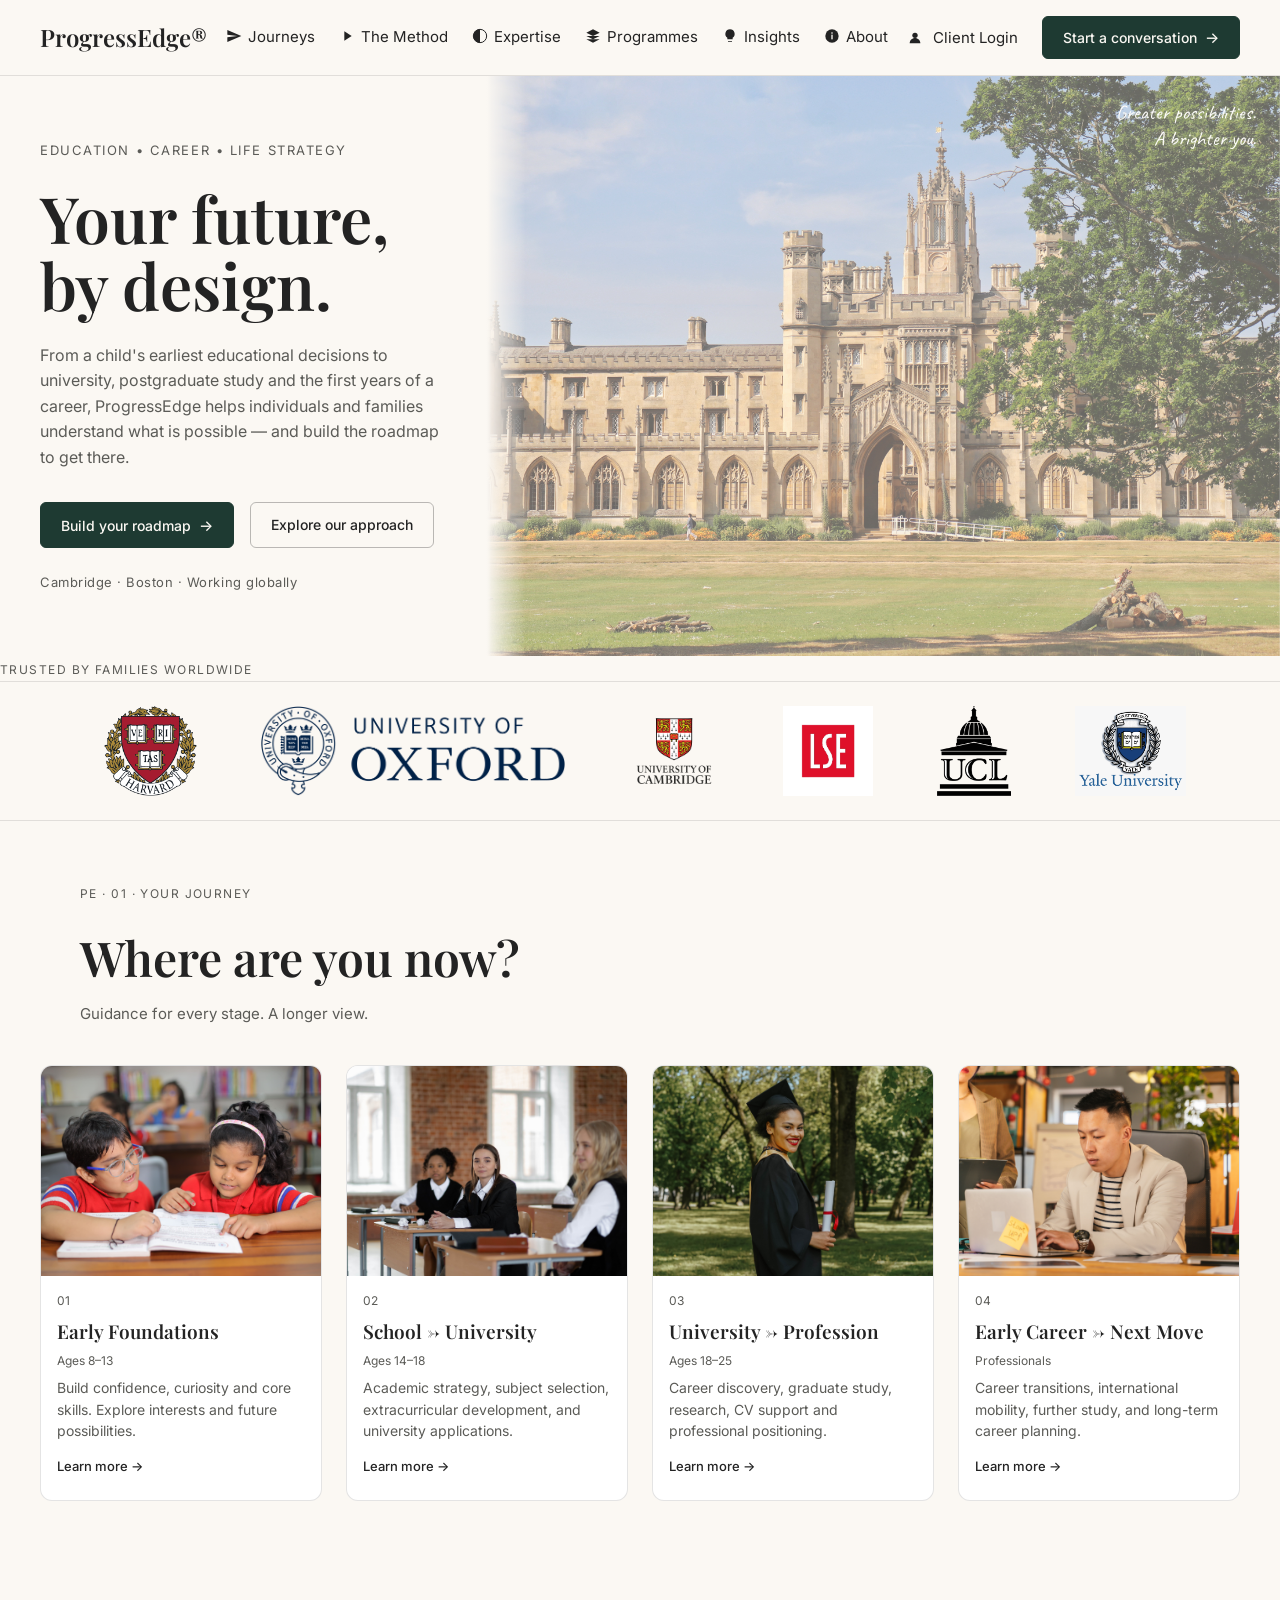
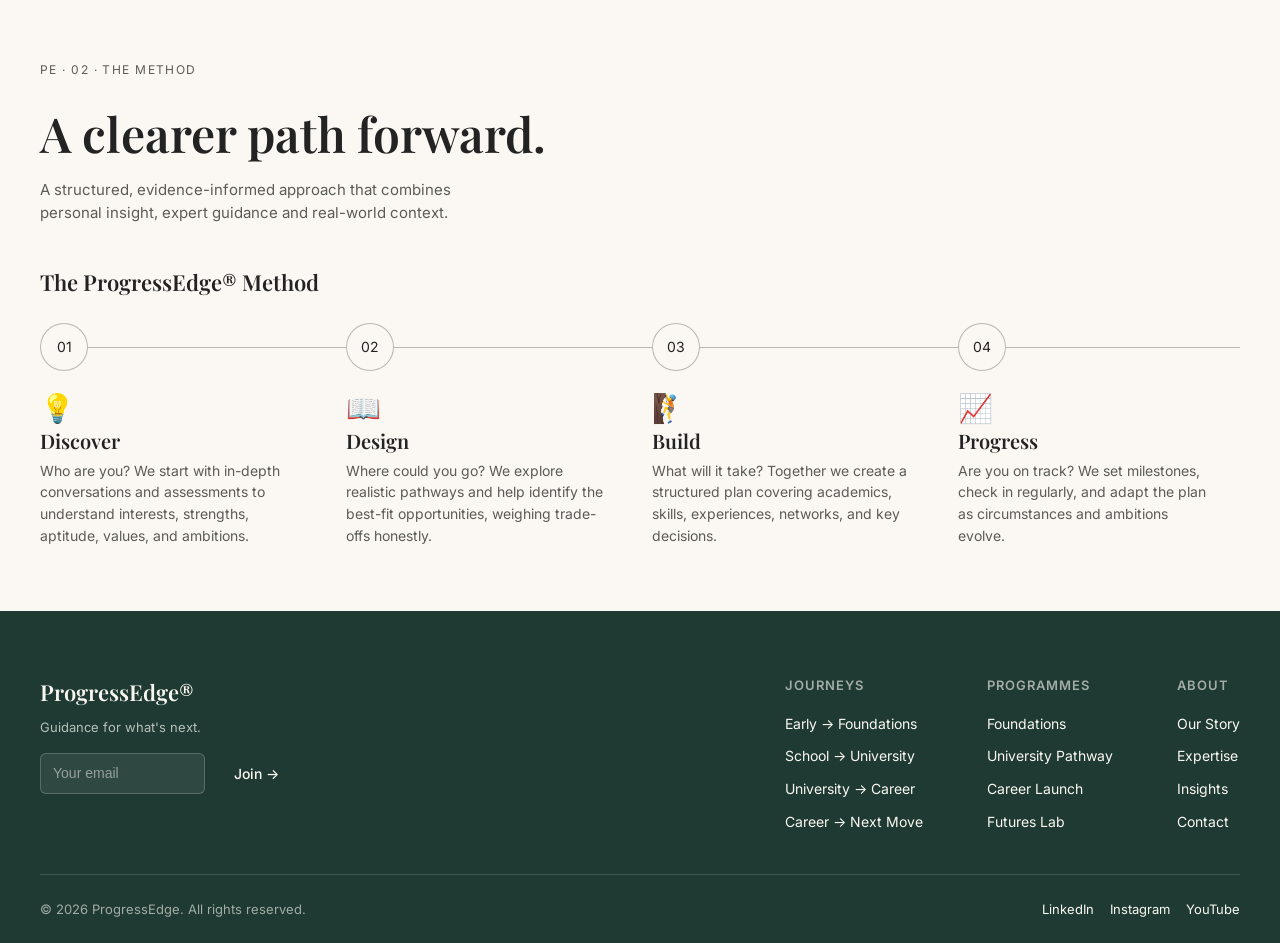
<file: progressedge-site/index.html>
<!DOCTYPE html>
<html lang="en">
<head>
<meta charset="UTF-8">
<meta name="viewport" content="width=device-width, initial-scale=1.0">
<title>ProgressEdge — Your Future, By Design</title>
<link rel="preconnect" href="https://fonts.googleapis.com">
<link rel="preconnect" href="https://fonts.gstatic.com" crossorigin>
<link href="https://fonts.googleapis.com/css2?family=Playfair+Display:wght@500;600;700&family=Inter:wght@400;500;600&family=Caveat:wght@500&display=swap" rel="stylesheet">
<link rel="stylesheet" href="css/style.css">
</head>
<body>

  <header class="nav">
    <a href="index.html" class="nav__logo">ProgressEdge®</a>
     <ul class="nav__links" id="navLinks">
      <li><a href="pages/journeys.html"><svg class="nav__icon" viewBox="0 0 24 24" fill="currentColor"><path d="M2 21l21-9L2 3v7l15 2-15 2z"/></svg>Journeys</a></li>
      <li><a href="pages/the-method.html"><svg class="nav__icon" viewBox="0 0 24 24" fill="currentColor"><path d="M8 5v14l11-7z"/></svg>The Method</a></li>
      <li><a href="pages/expertise.html"><svg class="nav__icon" viewBox="0 0 24 24" fill="currentColor"><path d="M12 2a10 10 0 000 20V2z"/><circle cx="12" cy="12" r="10" fill="none" stroke="currentColor" stroke-width="1.5"/></svg>Expertise</a></li>
      <li><a href="pages/programmes.html"><svg class="nav__icon" viewBox="0 0 24 24" fill="currentColor"><path d="M12 2L2 7l10 5 10-5-10-5zM2 12l10 5 10-5M2 17l10 5 10-5"/></svg>Programmes</a></li>
      <li><a href="pages/insights.html"><svg class="nav__icon" viewBox="0 0 24 24" fill="currentColor"><path d="M9 21h6v-1H9v1zm3-19a7 7 0 00-4 12.7V17h8v-2.3A7 7 0 0012 2z"/></svg>Insights</a></li>
      <li><a href="pages/about.html"><svg class="nav__icon" viewBox="0 0 24 24" fill="currentColor"><circle cx="12" cy="12" r="10"/><rect x="11" y="10" width="2" height="7" fill="var(--color-bg)"/><rect x="11" y="6.5" width="2" height="2" fill="var(--color-bg)"/></svg>About</a></li>
    </ul>
    <div class="nav__right">
  <a href="#" class="nav__login" id="clientLoginLink">
    <svg class="nav__icon" viewBox="0 0 24 24" fill="currentColor"><circle cx="12" cy="8" r="4"/><path d="M4 20c0-4.4 3.6-8 8-8s8 3.6 8 8"/></svg>
    <span class="nav__login-text">Client Login</span>
  </a>

  <button class="btn btn--primary" data-open-modal>Start a conversation <span class="btn__arrow">→</span></button>
  <button class="nav__hamburger" id="navHamburger" aria-label="Toggle menu"><span></span><span></span><span></span></button>
</div>
  </header>

  <section class="hero">
    <div class="hero__content">
      <div class="hero__eyebrow">Education • Career • Life Strategy</div>
      <h1 class="hero__title">Your future,<br>by design.</h1>
      <p class="hero__desc">
        From a child's earliest educational decisions to university, postgraduate
        study and the first years of a career, ProgressEdge helps individuals and
        families understand what is possible — and build the roadmap to get there.
      </p>
      <div class="hero__actions">
        <button class="btn btn--primary" data-open-modal>Build your roadmap <span class="btn__arrow">→</span></button>
        <a href="pages/the-method.html" class="btn">Explore our approach</a>
      </div>
      <div class="hero__locations">Cambridge · Boston · Working globally</div>
    </div>
    <div class="hero__image-wrap">
      <div class="hero__image" style="background-image: linear-gradient(to right, var(--color-bg), transparent 5%), url('images/homepage_img.jpg');"></div>
      <div class="hero__caption handwritten" style="color:#fff;">Greater possibilities.<br>A brighter you.</div>
    </div>
  </section>

   <div class="hero__footer">
    <span class="label">TRUSTED BY FAMILIES WORLDWIDE</span>
  </div>

   <section class="logos">
    <span class="label" style="white-space:nowrap;"></span>
    <img src="images/logos/harvard_logo.svg.webp" alt="Harvard">
    <img src="images/logos/oxford_logo.webp" alt="Oxford">
    <img src="images/logos/cambridge_logo.webp" alt="Cambridge">
    <img src="images/logos/lse_logo.jpeg" alt="LSE">
    <img src="images/logos/ucl_logo.png" alt="UCL">
    <img src="images/logos/yale_logo_transparent.png" alt="Yale">
  </section>


  <section class="section">
    <div class="page-header" style="padding-top:0;">
      <div>
        <div class="page-header__eyebrow">PE · 01 · YOUR JOURNEY</div>
        <h2 class="page-header__title">Where are you now?</h2>
        <p class="page-header__sub">Guidance for every stage. A longer view.</p>
      </div>
    </div>

    <div class="grid-4">
      <div class="card">
        <div class="card__image" style="background-image:url('images/early_stage.jpg');"></div>
        <div class="card__body">
          <span class="card__num">01</span>
          <div class="card__title">Early Foundations</div>
          <span class="card__stage">Ages 8–13</span>
          <p class="card__desc">Build confidence, curiosity and core skills. Explore interests and future possibilities.</p>
          <a href="pages/journeys.html" class="card__link">Learn more →</a>
        </div>
      </div>
      <div class="card">
        <div class="card__image" style="background-image:url('images/high_school_university.jpg');"></div>
        <div class="card__body">
          <span class="card__num">02</span>
          <div class="card__title">School → University</div>
          <span class="card__stage">Ages 14–18</span>
          <p class="card__desc">Academic strategy, subject selection, extracurricular development, and university applications.</p>
          <a href="pages/journeys.html" class="card__link">Learn more →</a>
        </div>
      </div>
      <div class="card">
        <div class="card__image" style="background-image:url('images/graduate.jpg');"></div>
        <div class="card__body">
          <span class="card__num">03</span>
          <div class="card__title">University → Profession</div>
          <span class="card__stage">Ages 18–25</span>
          <p class="card__desc">Career discovery, graduate study, research, CV support and professional positioning.</p>
          <a href="pages/journeys.html" class="card__link">Learn more →</a>
        </div>
      </div>
      <div class="card">
        <div class="card__image" style="background-image:url('images/early_professional.jpg');"></div>
        <div class="card__body">
          <span class="card__num">04</span>
          <div class="card__title">Early Career → Next Move</div>
          <span class="card__stage">Professionals</span>
          <p class="card__desc">Career transitions, international mobility, further study, and long-term career planning.</p>
          <a href="pages/journeys.html" class="card__link">Learn more →</a>
        </div>
      </div>
    </div>
  </section>
  
  <section class="page-header">
    <div>
      <div class="page-header__eyebrow">PE · 02 · THE METHOD</div>
      <h1 class="page-header__title">A clearer path forward.</h1>
      <p class="page-header__sub">A structured, evidence-informed approach that combines personal insight, expert guidance and real-world context.</p>
    </div>
  </section>

  <section class="section" style="padding-top:0;">
    <h2 style="font-size:22px; margin-bottom: var(--space-3);">The ProgressEdge® Method</h2>
    <div class="method-steps">
      <div class="step-connector"></div>
      <div class="method-step">
        <div class="method-step__num">01</div>
        <span class="method-step__icon" style="font-size:28px; display:block; margin: var(--space-2) 0 var(--space-1);">💡</span>
        <div class="method-step__title">Discover</div>
        <p class="method-step__desc">Who are you? We start with in-depth conversations and assessments to understand interests, strengths, aptitude, values, and ambitions.</p>
      </div>
      <div class="method-step">
        <div class="method-step__num">02</div>
        <span class="method-step__icon" style="font-size:28px; display:block; margin: var(--space-2) 0 var(--space-1);">📖</span>
        <div class="method-step__title">Design</div>
        <p class="method-step__desc">Where could you go? We explore realistic pathways and help identify the best-fit opportunities, weighing trade-offs honestly.</p>
      </div>
      <div class="method-step">
        <div class="method-step__num">03</div>
        <span class="method-step__icon" style="font-size:28px; display:block; margin: var(--space-2) 0 var(--space-1);">🧗</span>
        <div class="method-step__title">Build</div>
        <p class="method-step__desc">What will it take? Together we create a structured plan covering academics, skills, experiences, networks, and key decisions.</p>
      </div>
      <div class="method-step">
        <div class="method-step__num">04</div>
        <span class="method-step__icon" style="font-size:28px; display:block; margin: var(--space-2) 0 var(--space-1);">📈</span>
        <div class="method-step__title">Progress</div>
        <p class="method-step__desc">Are you on track? We set milestones, check in regularly, and adapt the plan as circumstances and ambitions evolve.</p>
      </div>
    </div>
  </section>

  <footer class="footer">
    <div class="footer__top">
      <div class="footer__brand">
        <div class="footer__logo">ProgressEdge®</div>
        <p class="footer__tagline">Guidance for what's next.</p>
        <div class="footer__newsletter">
          <input type="email" placeholder="Your email">
          <button class="btn btn--primary" type="button">Join →</button>
        </div>
      </div>
      <div class="footer__cols">
        <div class="footer__col">
          <h4>Journeys</h4>
          <ul>
            <li><a href="./pages/journeys.html">Early → Foundations</a></li>
            <li><a href="./pages/journeys.html">School → University</a></li>
            <li><a href="./pages/journeys.html">University → Career</a></li>
            <li><a href="./pages/journeys.html">Career → Next Move</a></li>
          </ul>
        </div>
        <div class="footer__col">
          <h4>Programmes</h4>
          <ul>
            <li><a href="./pages/programmes.html">Foundations</a></li>
            <li><a href="./pages/programmes.html">University Pathway</a></li>
            <li><a href="./pages/programmes.html">Career Launch</a></li>
            <li><a href="./pages/programmes.html">Futures Lab</a></li>
          </ul>
        </div>
        <div class="footer__col">
          <h4>About</h4>
          <ul>
            <li><a href="./pages/about.html">Our Story</a></li>
            <li><a href="./pages/expertise.html">Expertise</a></li>
            <li><a href="./pages/insights.html">Insights</a></li>
            <li><a href="#">Contact</a></li>
          </ul>
        </div>
      </div>
    </div>
    <div class="footer__bottom">
      <span>© 2026 ProgressEdge. All rights reserved.</span>
      <div class="footer__social">
        <a href="#">LinkedIn</a>
        <a href="#">Instagram</a>
        <a href="#">YouTube</a>
      </div>
    </div>
  </footer>

 <div class="modal-overlay" id="conversationModal">
  <div class="modal">
    <button class="modal__close" data-close-modal aria-label="Close">✕</button>

    <div class="modal__intro">
      <span class="modal__visual-top">Let's talk</span>
      <h3>Start a conversation.</h3>
      <p class="form-note">A no-obligation consultation to understand your goals and explore how we can support you.</p>
      <div class="modal__visual" style="background-image:url('https://braindevs.net/blog//wp-content/uploads/2023/07/AdobeStock_336473590.jpeg');">
        <span class="modal__visual-caption">Ideas today.<br>Impact tomorrow.</span>
      </div>
    </div>

    <form class="modal__form" id="enquiryForm">
      <div class="form-field">
        <label for="enq-topic">I'm getting in touch about</label>
        <select id="enq-topic">
          <option>Please select an option</option>
          <option>University admissions support</option>
          <option>Career guidance and planning</option>
          <option>Postgraduate study (Master's / PhD)</option>
          <option>School and subject selection</option>
          <option>Our programmes</option>
          <option>General enquiry</option>
        </select>
      </div>
      <div class="form-row">
        <div class="form-field">
          <label for="enq-first">First name *</label>
          <input id="enq-first" type="text" required placeholder="Your first name">
        </div>
        <div class="form-field">
          <label for="enq-last">Last name *</label>
          <input id="enq-last" type="text" required placeholder="Your last name">
        </div>
      </div>
      <div class="form-field">
        <label for="enq-email">Email address *</label>
        <input id="enq-email" type="email" required placeholder="you@example.com">
      </div>
      <div class="form-field">
        <label for="enq-msg">Tell us a little more</label>
        <textarea id="enq-msg" rows="3" placeholder="What would you like to discuss?"></textarea>
      </div>
      <label class="form-checkbox">
        <input type="checkbox" required>
        I agree to be contacted by the ProgressEdge team about my enquiry.
      </label>
      <button class="btn btn--primary" type="submit">Submit enquiry <span class="btn__arrow">→</span></button>
      <p class="form-note">We aim to respond within 1–2 working days.</p>
    </form>
  </div>
</div>


  <script src="js/main.js"></script>
</body>
</html>
</file>
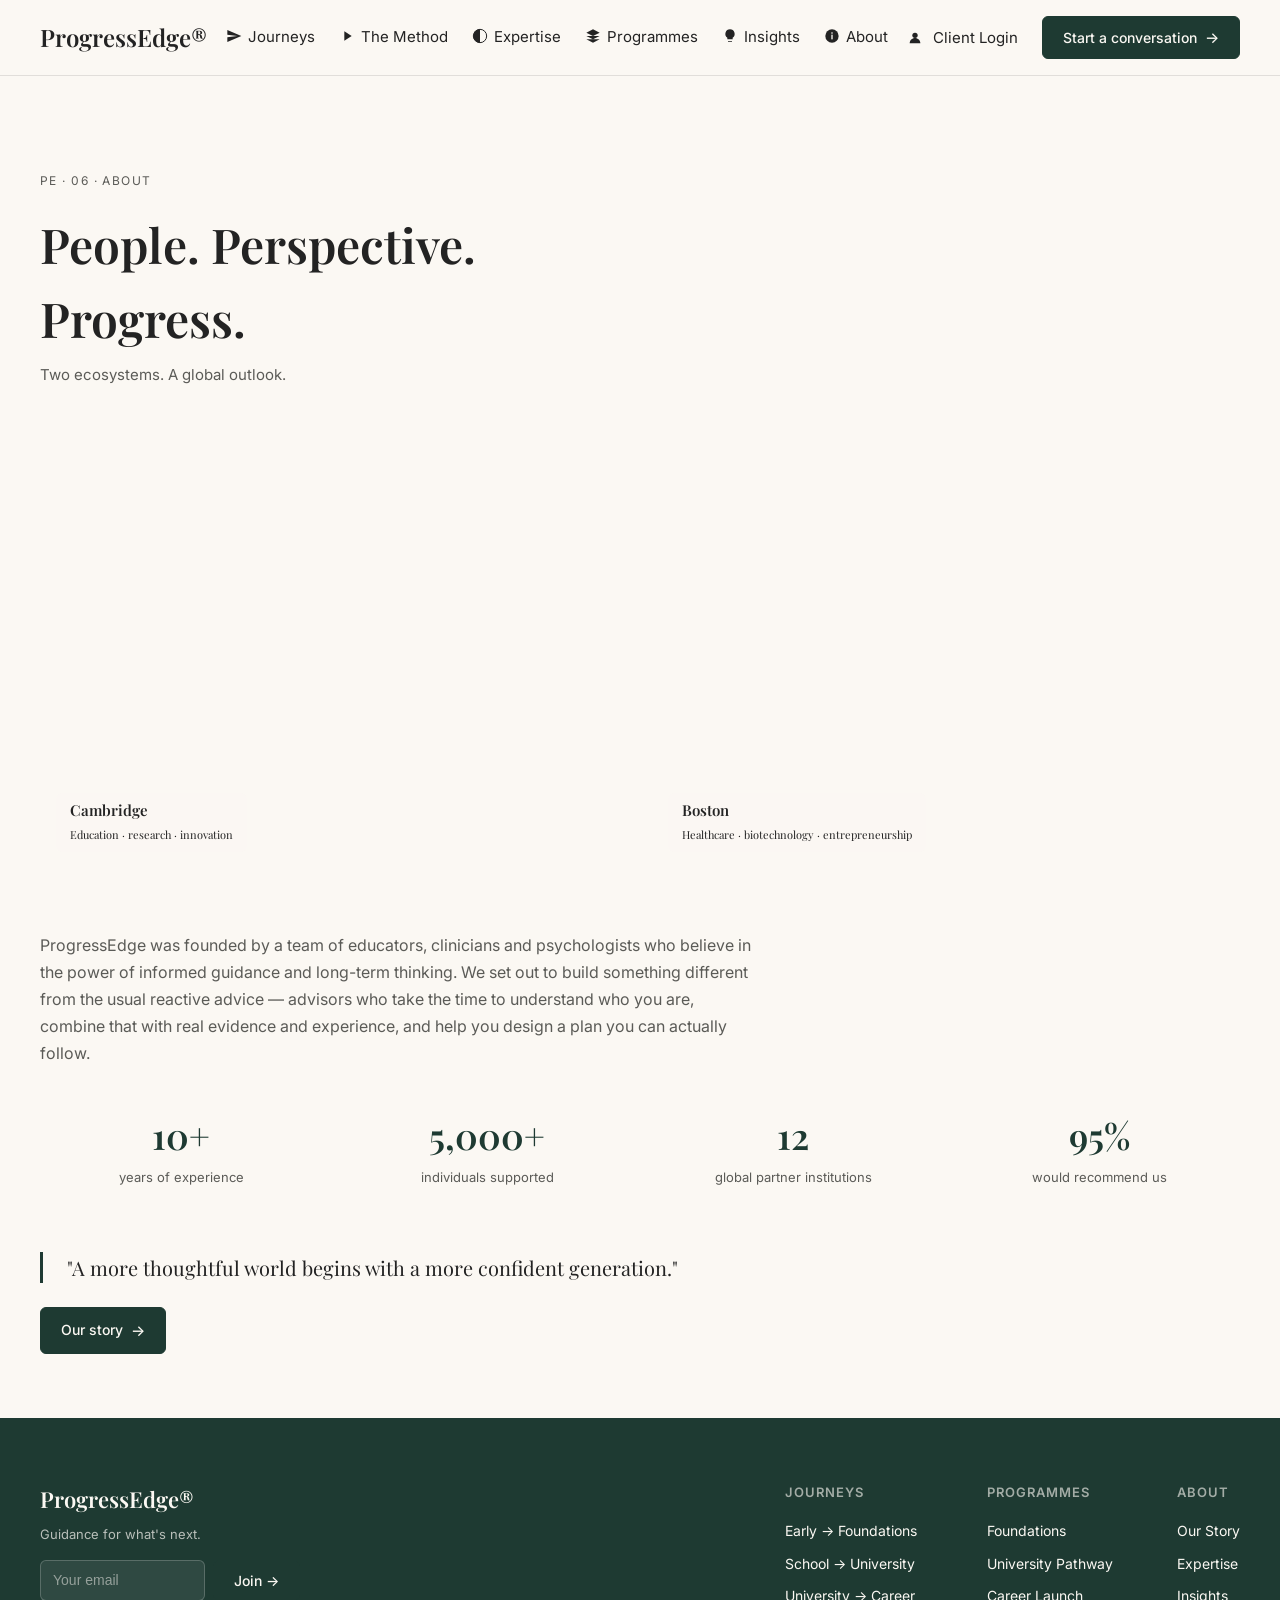
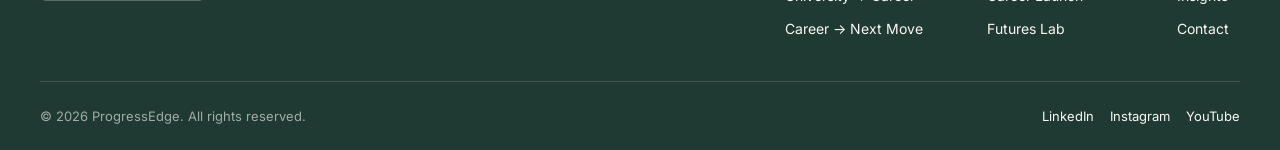
<file: progressedge-site/pages/about.html>
<!DOCTYPE html>
<html lang="en">
<head>
<meta charset="UTF-8">
<meta name="viewport" content="width=device-width, initial-scale=1.0">
<title>About — ProgressEdge</title>
<link rel="preconnect" href="https://fonts.googleapis.com">
<link rel="preconnect" href="https://fonts.gstatic.com" crossorigin>
<link href="https://fonts.googleapis.com/css2?family=Playfair+Display:wght@500;600;700&family=Inter:wght@400;500;600&family=Caveat:wght@500&display=swap" rel="stylesheet">
<link rel="stylesheet" href="../css/style.css">
</head>
<body>

 <header class="nav">
  <a href="../index.html" class="nav__logo">ProgressEdge®</a>
  <ul class="nav__links" id="navLinks">
    <li><a href="journeys.html"><svg class="nav__icon" viewBox="0 0 24 24" fill="currentColor"><path d="M2 21l21-9L2 3v7l15 2-15 2z"/></svg>Journeys</a></li>
    <li><a href="the-method.html"><svg class="nav__icon" viewBox="0 0 24 24" fill="currentColor"><path d="M8 5v14l11-7z"/></svg>The Method</a></li>
    <li><a href="expertise.html"><svg class="nav__icon" viewBox="0 0 24 24" fill="currentColor"><path d="M12 2a10 10 0 000 20V2z"/><circle cx="12" cy="12" r="10" fill="none" stroke="currentColor" stroke-width="1.5"/></svg>Expertise</a></li>
    <li><a href="programmes.html"><svg class="nav__icon" viewBox="0 0 24 24" fill="currentColor"><path d="M12 2L2 7l10 5 10-5-10-5zM2 12l10 5 10-5M2 17l10 5 10-5"/></svg>Programmes</a></li>
    <li><a href="insights.html"><svg class="nav__icon" viewBox="0 0 24 24" fill="currentColor"><path d="M9 21h6v-1H9v1zm3-19a7 7 0 00-4 12.7V17h8v-2.3A7 7 0 0012 2z"/></svg>Insights</a></li>
    <li><a href="about.html"><svg class="nav__icon" viewBox="0 0 24 24" fill="currentColor"><circle cx="12" cy="12" r="10"/><rect x="11" y="10" width="2" height="7" fill="var(--color-bg)"/><rect x="11" y="6.5" width="2" height="2" fill="var(--color-bg)"/></svg>About</a></li>
  </ul>
  <div class="nav__right">
    <a href="#" class="nav__login" id="clientLoginLink">
      <svg class="nav__icon" viewBox="0 0 24 24" fill="currentColor"><circle cx="12" cy="8" r="4"/><path d="M4 20c0-4.4 3.6-8 8-8s8 3.6 8 8"/></svg>
      <span class="nav__login-text">Client Login</span>
    </a>
    <button class="btn btn--primary" data-open-modal>Start a conversation <span class="btn__arrow">→</span></button>
    <button class="nav__hamburger" id="navHamburger" aria-label="Toggle menu"><span></span><span></span><span></span></button>
  </div>
</header>

  <section class="page-header">
    <div>
      <div class="page-header__eyebrow">PE · 06 · ABOUT</div>
      <h1 class="page-header__title">People. Perspective. Progress.</h1>
      <p class="page-header__sub">Two ecosystems. A global outlook.</p>
    </div>
  </section>

  <section class="section" style="padding-top:0;">
    <div class="location-pair">
      <div class="location-card">
        <div class="location-card__image" style="background-image:url('https://www.cambridgenetwork.co.uk/sites/default/files/iStock-600000414_2.jpg');"></div>
        <div class="location-card__label">Cambridge<br><span style="font-size:11px; font-weight:400;">Education · research · innovation</span></div>
      </div>
      <div class="location-card">
        <div class="location-card__image" style="background-image:url('https://images.unsplash.com/photo-1521737604893-d14cc237f11d?q=80&w=600');"></div>
        <div class="location-card__label">Boston<br><span style="font-size:11px; font-weight:400;">Healthcare · biotechnology · entrepreneurship</span></div>
      </div>
    </div>
  </section>

  <section class="section" style="padding-top:0;">
    <p style="max-width: 720px; font-size:16px; color:var(--color-text-muted); line-height:1.7;">
      ProgressEdge was founded by a team of educators, clinicians and psychologists
      who believe in the power of informed guidance and long-term thinking. We set
      out to build something different from the usual reactive advice — advisors
      who take the time to understand who you are, combine that with real evidence
      and experience, and help you design a plan you can actually follow.
    </p>

    <div class="stats-row">
      <div class="stat">
        <div class="stat__num">10+</div>
        <div class="stat__label">years of experience</div>
      </div>
      <div class="stat">
        <div class="stat__num">5,000+</div>
        <div class="stat__label">individuals supported</div>
      </div>
      <div class="stat">
        <div class="stat__num">12</div>
        <div class="stat__label">global partner institutions</div>
      </div>
      <div class="stat">
        <div class="stat__num">95%</div>
        <div class="stat__label">would recommend us</div>
      </div>
    </div>

    <blockquote style="border-left: 3px solid var(--color-deep-green); padding-left: var(--space-3); font-family: var(--font-heading); font-size: 20px; max-width: 640px; margin: var(--space-3) 0;">
      "A more thoughtful world begins with a more confident generation."
    </blockquote>

    <a href="about.html" class="btn btn--primary">Our story <span class="btn__arrow">→</span></a>
  </section>

  <footer class="footer">
    <div class="footer__top">
      <div class="footer__brand">
        <div class="footer__logo">ProgressEdge®</div>
        <p class="footer__tagline">Guidance for what's next.</p>
        <div class="footer__newsletter">
          <input type="email" placeholder="Your email">
          <button class="btn btn--primary" type="button">Join →</button>
        </div>
      </div>
      <div class="footer__cols">
        <div class="footer__col">
          <h4>Journeys</h4>
          <ul>
            <li><a href="../pages/journeys.html">Early → Foundations</a></li>
            <li><a href="../pages/journeys.html">School → University</a></li>
            <li><a href="../pages/journeys.html">University → Career</a></li>
            <li><a href="../pages/journeys.html">Career → Next Move</a></li>
          </ul>
        </div>
        <div class="footer__col">
          <h4>Programmes</h4>
          <ul>
            <li><a href="../pages/programmes.html">Foundations</a></li>
            <li><a href="../pages/programmes.html">University Pathway</a></li>
            <li><a href="../pages/programmes.html">Career Launch</a></li>
            <li><a href="../pages/programmes.html">Futures Lab</a></li>
          </ul>
        </div>
        <div class="footer__col">
          <h4>About</h4>
          <ul>
            <li><a href="../pages/about.html">Our Story</a></li>
            <li><a href="../pages/expertise.html">Expertise</a></li>
            <li><a href="../pages/insights.html">Insights</a></li>
            <li><a href="#">Contact</a></li>
          </ul>
        </div>
      </div>
    </div>
    <div class="footer__bottom">
      <span>© 2026 ProgressEdge. All rights reserved.</span>
      <div class="footer__social">
        <a href="#">LinkedIn</a>
        <a href="#">Instagram</a>
        <a href="#">YouTube</a>
      </div>
    </div>
  </footer>

  
  <div class="modal-overlay" id="conversationModal">
  <div class="modal">
    <button class="modal__close" data-close-modal aria-label="Close">✕</button>

    <div class="modal__intro">
      <span class="modal__visual-top">Let's talk</span>
      <h3>Start a conversation.</h3>
      <p class="form-note">A no-obligation consultation to understand your goals and explore how we can support you.</p>
      <div class="modal__visual" style="background-image:url('https://media.istockphoto.com/id/1482289740/photo/how-to-increase-your-chances-of-landing-a-job-offer.webp?s=1024x1024&w=is&k=20&c=6_92m9Fmp54HNICwtsalHjtBqwK4lzdVx7VDLwbVcrQ=');">
        <span class="modal__visual-caption">Ideas today.<br>Impact tomorrow.</span>
      </div>
    </div>

    <form class="modal__form" id="enquiryForm">
      <div class="form-field">
        <label for="enq-topic">I'm getting in touch about</label>
        <select id="enq-topic">
          <option>Please select an option</option>
          <option>University admissions support</option>
          <option>Career guidance and planning</option>
          <option>Postgraduate study (Master's / PhD)</option>
          <option>School and subject selection</option>
          <option>Our programmes</option>
          <option>General enquiry</option>
        </select>
      </div>
      <div class="form-row">
        <div class="form-field">
          <label for="enq-first">First name *</label>
          <input id="enq-first" type="text" required placeholder="Your first name">
        </div>
        <div class="form-field">
          <label for="enq-last">Last name *</label>
          <input id="enq-last" type="text" required placeholder="Your last name">
        </div>
      </div>
      <div class="form-field">
        <label for="enq-email">Email address *</label>
        <input id="enq-email" type="email" required placeholder="you@example.com">
      </div>
      <div class="form-field">
        <label for="enq-msg">Tell us a little more</label>
        <textarea id="enq-msg" rows="3" placeholder="What would you like to discuss?"></textarea>
      </div>
      <label class="form-checkbox">
        <input type="checkbox" required>
        I agree to be contacted by the ProgressEdge team about my enquiry.
      </label>
      <button class="btn btn--primary" type="submit">Submit enquiry <span class="btn__arrow">→</span></button>
      <p class="form-note">We aim to respond within 1–2 working days.</p>
    </form>
  </div>
</div>


  <script src="../js/main.js"></script>
</body>
</html>
</file>
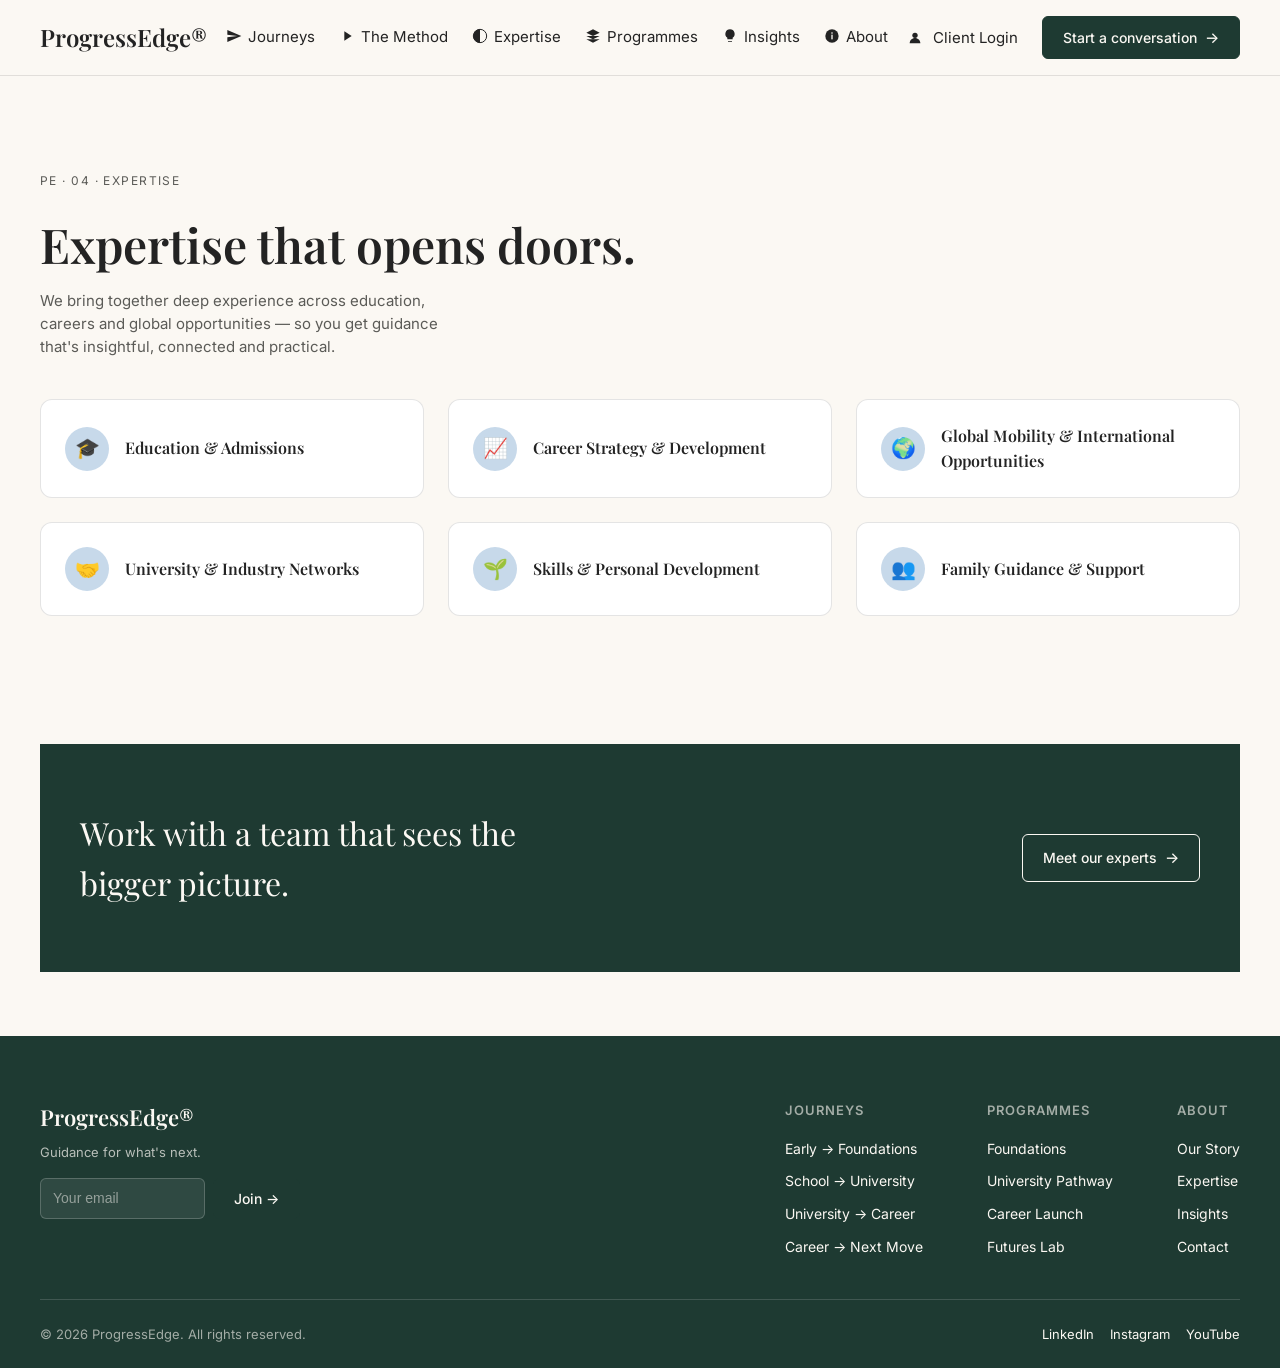
<file: progressedge-site/pages/expertise.html>
<!DOCTYPE html>
<html lang="en">
<head>
<meta charset="UTF-8">
<meta name="viewport" content="width=device-width, initial-scale=1.0">
<title>Expertise — ProgressEdge</title>
<link rel="preconnect" href="https://fonts.googleapis.com">
<link rel="preconnect" href="https://fonts.gstatic.com" crossorigin>
<link href="https://fonts.googleapis.com/css2?family=Playfair+Display:wght@500;600;700&family=Inter:wght@400;500;600&family=Caveat:wght@500&display=swap" rel="stylesheet">
<link rel="stylesheet" href="../css/style.css">
</head>
<body>

 <header class="nav">
  <a href="../index.html" class="nav__logo">ProgressEdge®</a>
  <ul class="nav__links" id="navLinks">
    <li><a href="journeys.html"><svg class="nav__icon" viewBox="0 0 24 24" fill="currentColor"><path d="M2 21l21-9L2 3v7l15 2-15 2z"/></svg>Journeys</a></li>
    <li><a href="the-method.html"><svg class="nav__icon" viewBox="0 0 24 24" fill="currentColor"><path d="M8 5v14l11-7z"/></svg>The Method</a></li>
    <li><a href="expertise.html"><svg class="nav__icon" viewBox="0 0 24 24" fill="currentColor"><path d="M12 2a10 10 0 000 20V2z"/><circle cx="12" cy="12" r="10" fill="none" stroke="currentColor" stroke-width="1.5"/></svg>Expertise</a></li>
    <li><a href="programmes.html"><svg class="nav__icon" viewBox="0 0 24 24" fill="currentColor"><path d="M12 2L2 7l10 5 10-5-10-5zM2 12l10 5 10-5M2 17l10 5 10-5"/></svg>Programmes</a></li>
    <li><a href="insights.html"><svg class="nav__icon" viewBox="0 0 24 24" fill="currentColor"><path d="M9 21h6v-1H9v1zm3-19a7 7 0 00-4 12.7V17h8v-2.3A7 7 0 0012 2z"/></svg>Insights</a></li>
    <li><a href="about.html"><svg class="nav__icon" viewBox="0 0 24 24" fill="currentColor"><circle cx="12" cy="12" r="10"/><rect x="11" y="10" width="2" height="7" fill="var(--color-bg)"/><rect x="11" y="6.5" width="2" height="2" fill="var(--color-bg)"/></svg>About</a></li>
  </ul>
  <div class="nav__right">
    <a href="#" class="nav__login" id="clientLoginLink">
      <svg class="nav__icon" viewBox="0 0 24 24" fill="currentColor"><circle cx="12" cy="8" r="4"/><path d="M4 20c0-4.4 3.6-8 8-8s8 3.6 8 8"/></svg>
      <span class="nav__login-text">Client Login</span>
    </a>
    <button class="btn btn--primary" data-open-modal>Start a conversation <span class="btn__arrow">→</span></button>
    <button class="nav__hamburger" id="navHamburger" aria-label="Toggle menu"><span></span><span></span><span></span></button>
  </div>
</header>


  <section class="page-header">
    <div>
      <div class="page-header__eyebrow">PE · 04 · EXPERTISE</div>
      <h1 class="page-header__title">Expertise that opens doors.</h1>
      <p class="page-header__sub">We bring together deep experience across education, careers and global opportunities — so you get guidance that's insightful, connected and practical.</p>
    </div>
  </section>

  <section class="section" style="padding-top:0;">
    <div class="grid-3">
      <div class="expertise-item">
        <div class="expertise-item__icon">🎓</div>
        <div class="expertise-item__title">Education & Admissions</div>
      </div>
      <div class="expertise-item">
        <div class="expertise-item__icon">📈</div>
        <div class="expertise-item__title">Career Strategy & Development</div>
      </div>
      <div class="expertise-item">
        <div class="expertise-item__icon">🌍</div>
        <div class="expertise-item__title">Global Mobility & International Opportunities</div>
      </div>
      <div class="expertise-item">
        <div class="expertise-item__icon">🤝</div>
        <div class="expertise-item__title">University & Industry Networks</div>
      </div>
      <div class="expertise-item">
        <div class="expertise-item__icon">🌱</div>
        <div class="expertise-item__title">Skills & Personal Development</div>
      </div>
      <div class="expertise-item">
        <div class="expertise-item__icon">👥</div>
        <div class="expertise-item__title">Family Guidance & Support</div>
      </div>
    </div>
  </section>

  <section class="section">
    <div class="banner-dark">
      <div class="banner-dark__title">Work with a team that sees the bigger picture.</div>
      <a href="about.html" class="btn">Meet our experts <span class="btn__arrow">→</span></a>
    </div>
  </section>

  <footer class="footer">
    <div class="footer__top">
      <div class="footer__brand">
        <div class="footer__logo">ProgressEdge®</div>
        <p class="footer__tagline">Guidance for what's next.</p>
        <div class="footer__newsletter">
          <input type="email" placeholder="Your email">
          <button class="btn btn--primary" type="button">Join →</button>
        </div>
      </div>
      <div class="footer__cols">
        <div class="footer__col">
          <h4>Journeys</h4>
          <ul>
            <li><a href="../pages/journeys.html">Early → Foundations</a></li>
            <li><a href="../pages/journeys.html">School → University</a></li>
            <li><a href="../pages/journeys.html">University → Career</a></li>
            <li><a href="../pages/journeys.html">Career → Next Move</a></li>
          </ul>
        </div>
        <div class="footer__col">
          <h4>Programmes</h4>
          <ul>
            <li><a href="../pages/programmes.html">Foundations</a></li>
            <li><a href="../pages/programmes.html">University Pathway</a></li>
            <li><a href="../pages/programmes.html">Career Launch</a></li>
            <li><a href="../pages/programmes.html">Futures Lab</a></li>
          </ul>
        </div>
        <div class="footer__col">
          <h4>About</h4>
          <ul>
            <li><a href="../pages/about.html">Our Story</a></li>
            <li><a href="../pages/expertise.html">Expertise</a></li>
            <li><a href="../pages/insights.html">Insights</a></li>
            <li><a href="#">Contact</a></li>
          </ul>
        </div>
      </div>
    </div>
    <div class="footer__bottom">
      <span>© 2026 ProgressEdge. All rights reserved.</span>
      <div class="footer__social">
        <a href="#">LinkedIn</a>
        <a href="#">Instagram</a>
        <a href="#">YouTube</a>
      </div>
    </div>
  </footer>

 <div class="modal-overlay" id="conversationModal">
  <div class="modal">
    <button class="modal__close" data-close-modal aria-label="Close">✕</button>

    <div class="modal__intro">
      <span class="modal__visual-top">Let's talk</span>
      <h3>Start a conversation.</h3>
      <p class="form-note">A no-obligation consultation to understand your goals and explore how we can support you.</p>
      <div class="modal__visual" style="background-image:url('https://images.adsttc.com/media/images/6901/db5a/a46b/f901/8a0f/a543/newsletter/david-rubenstein-treehouse-harvard-university-studio-gang_10.jpg?1761729380');">
        <span class="modal__visual-caption">Ideas today.<br>Impact tomorrow.</span>
      </div>
    </div>

    <form class="modal__form" id="enquiryForm">
      <div class="form-field">
        <label for="enq-topic">I'm getting in touch about</label>
        <select id="enq-topic">
          <option>Please select an option</option>
          <option>University admissions support</option>
          <option>Career guidance and planning</option>
          <option>Postgraduate study (Master's / PhD)</option>
          <option>School and subject selection</option>
          <option>Our programmes</option>
          <option>General enquiry</option>
        </select>
      </div>
      <div class="form-row">
        <div class="form-field">
          <label for="enq-first">First name *</label>
          <input id="enq-first" type="text" required placeholder="Your first name">
        </div>
        <div class="form-field">
          <label for="enq-last">Last name *</label>
          <input id="enq-last" type="text" required placeholder="Your last name">
        </div>
      </div>
      <div class="form-field">
        <label for="enq-email">Email address *</label>
        <input id="enq-email" type="email" required placeholder="you@example.com">
      </div>
      <div class="form-field">
        <label for="enq-msg">Tell us a little more</label>
        <textarea id="enq-msg" rows="3" placeholder="What would you like to discuss?"></textarea>
      </div>
      <label class="form-checkbox">
        <input type="checkbox" required>
        I agree to be contacted by the ProgressEdge team about my enquiry.
      </label>
      <button class="btn btn--primary" type="submit">Submit enquiry <span class="btn__arrow">→</span></button>
      <p class="form-note">We aim to respond within 1–2 working days.</p>
    </form>
  </div>
</div>


  <script src="../js/main.js"></script>
</body>
</html>
</file>
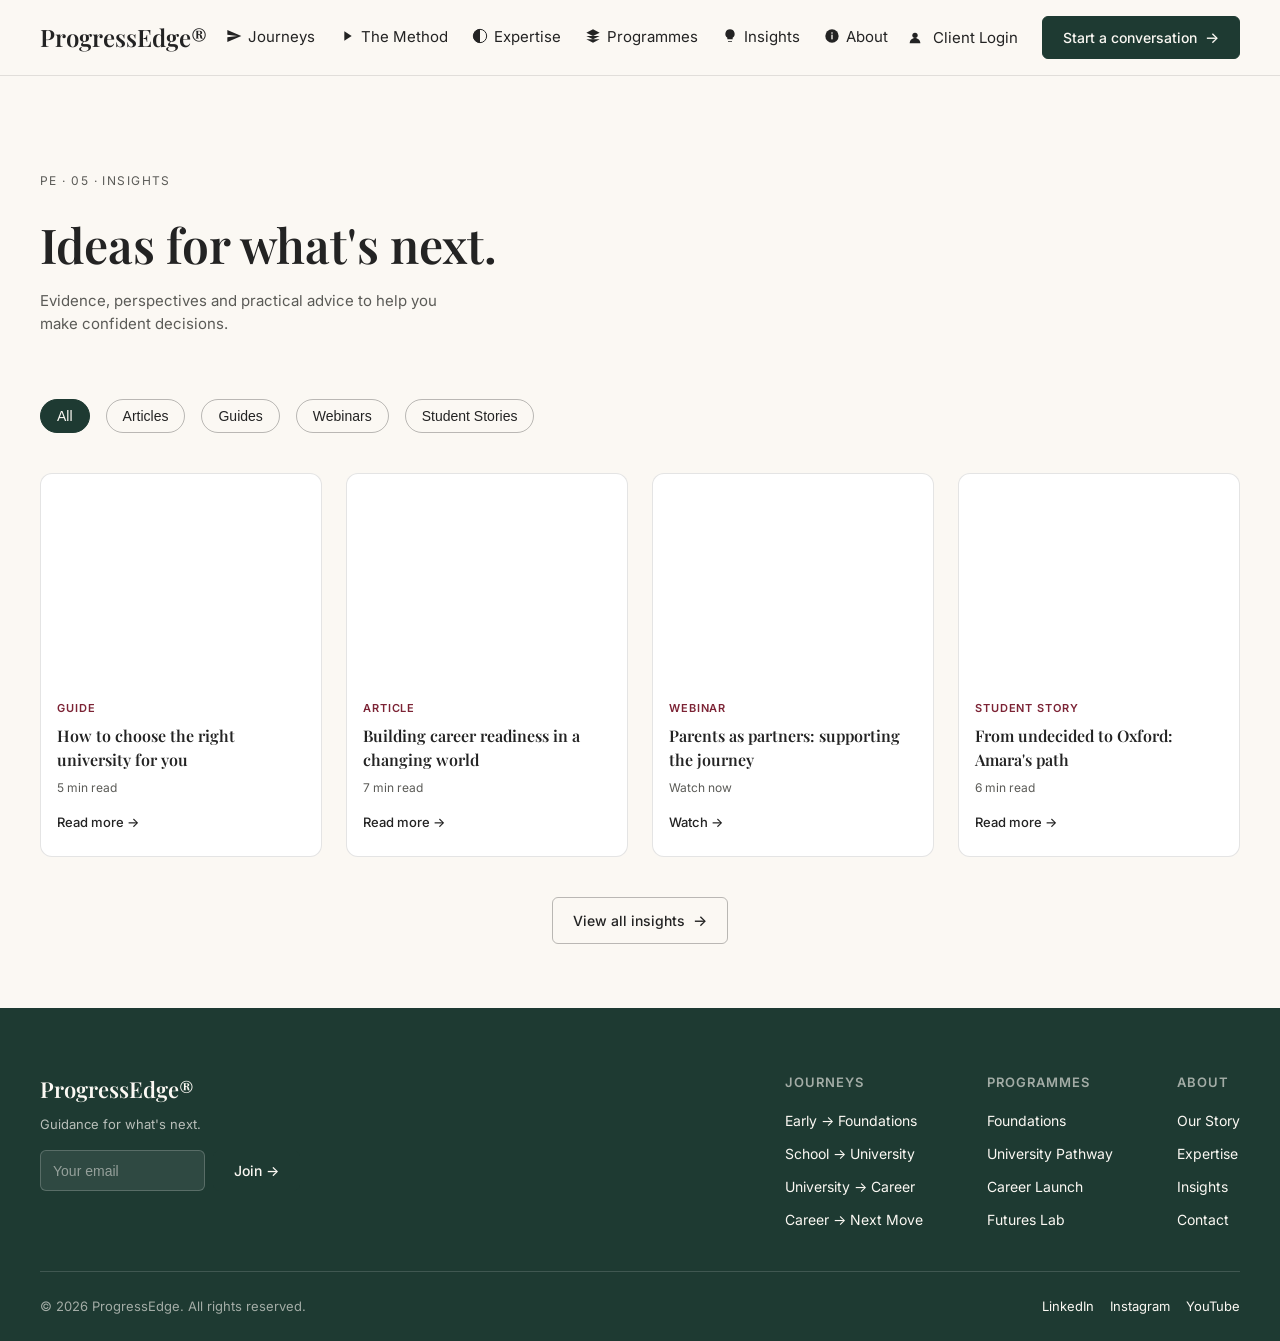
<file: progressedge-site/pages/insights.html>
<!DOCTYPE html>
<html lang="en">
<head>
<meta charset="UTF-8">
<meta name="viewport" content="width=device-width, initial-scale=1.0">
<title>Insights — ProgressEdge</title>
<link rel="preconnect" href="https://fonts.googleapis.com">
<link rel="preconnect" href="https://fonts.gstatic.com" crossorigin>
<link href="https://fonts.googleapis.com/css2?family=Playfair+Display:wght@500;600;700&family=Inter:wght@400;500;600&family=Caveat:wght@500&display=swap" rel="stylesheet">
<link rel="stylesheet" href="../css/style.css">
</head>
<body>

<header class="nav">
  <a href="../index.html" class="nav__logo">ProgressEdge®</a>
  <ul class="nav__links" id="navLinks">
    <li><a href="journeys.html"><svg class="nav__icon" viewBox="0 0 24 24" fill="currentColor"><path d="M2 21l21-9L2 3v7l15 2-15 2z"/></svg>Journeys</a></li>
    <li><a href="the-method.html"><svg class="nav__icon" viewBox="0 0 24 24" fill="currentColor"><path d="M8 5v14l11-7z"/></svg>The Method</a></li>
    <li><a href="expertise.html"><svg class="nav__icon" viewBox="0 0 24 24" fill="currentColor"><path d="M12 2a10 10 0 000 20V2z"/><circle cx="12" cy="12" r="10" fill="none" stroke="currentColor" stroke-width="1.5"/></svg>Expertise</a></li>
    <li><a href="programmes.html"><svg class="nav__icon" viewBox="0 0 24 24" fill="currentColor"><path d="M12 2L2 7l10 5 10-5-10-5zM2 12l10 5 10-5M2 17l10 5 10-5"/></svg>Programmes</a></li>
    <li><a href="insights.html"><svg class="nav__icon" viewBox="0 0 24 24" fill="currentColor"><path d="M9 21h6v-1H9v1zm3-19a7 7 0 00-4 12.7V17h8v-2.3A7 7 0 0012 2z"/></svg>Insights</a></li>
    <li><a href="about.html"><svg class="nav__icon" viewBox="0 0 24 24" fill="currentColor"><circle cx="12" cy="12" r="10"/><rect x="11" y="10" width="2" height="7" fill="var(--color-bg)"/><rect x="11" y="6.5" width="2" height="2" fill="var(--color-bg)"/></svg>About</a></li>
  </ul>
  <div class="nav__right">
    <a href="#" class="nav__login" id="clientLoginLink">
      <svg class="nav__icon" viewBox="0 0 24 24" fill="currentColor"><circle cx="12" cy="8" r="4"/><path d="M4 20c0-4.4 3.6-8 8-8s8 3.6 8 8"/></svg>
      <span class="nav__login-text">Client Login</span>
    </a>
    <button class="btn btn--primary" data-open-modal>Start a conversation <span class="btn__arrow">→</span></button>
    <button class="nav__hamburger" id="navHamburger" aria-label="Toggle menu"><span></span><span></span><span></span></button>
  </div>
</header>


  <section class="page-header">
    <div>
      <div class="page-header__eyebrow">PE · 05 · INSIGHTS</div>
      <h1 class="page-header__title">Ideas for what's next.</h1>
      <p class="page-header__sub">Evidence, perspectives and practical advice to help you make confident decisions.</p>
      
    </div>
  </section>

  <section class="section" style="padding-top:0;">
    <div class="insights-tabs">
      <button class="insights-tab is-active" data-filter="all">All</button>
      <button class="insights-tab" data-filter="article">Articles</button>
      <button class="insights-tab" data-filter="guide">Guides</button>
      <button class="insights-tab" data-filter="webinar">Webinars</button>
      <button class="insights-tab" data-filter="story">Student Stories</button>
    </div>

    <div class="grid-4">
      <div class="card" data-insight-category="guide">
        <div class="card__image" style="background-image:url('https://images.unsplash.com/photo-1523240795612-9a054b0db644?q=80&w=600');"></div>
        <div class="card__body">
          <span class="insight-tag">Guide</span>
          <div class="card__title" style="font-size:16px;">How to choose the right university for you</div>
          <span class="card__stage">5 min read</span>
          <a href="#" class="card__link">Read more →</a>
        </div>
      </div>
      <div class="card" data-insight-category="article">
        <div class="card__image" style="background-image:url('https://images.unsplash.com/photo-1521737604893-d14cc237f11d?q=80&w=600');"></div>
        <div class="card__body">
          <span class="insight-tag">Article</span>
          <div class="card__title" style="font-size:16px;">Building career readiness in a changing world</div>
          <span class="card__stage">7 min read</span>
          <a href="#" class="card__link">Read more →</a>
        </div>
      </div>
      <div class="card" data-insight-category="webinar">
        <div class="card__image" style="background-image:url('https://images.unsplash.com/photo-1503676260728-1c00da094a0b?q=80&w=600');"></div>
        <div class="card__body">
          <span class="insight-tag">Webinar</span>
          <div class="card__title" style="font-size:16px;">Parents as partners: supporting the journey</div>
          <span class="card__stage">Watch now</span>
          <a href="#" class="card__link">Watch →</a>
        </div>
      </div>
      <div class="card" data-insight-category="story">
        <div class="card__image" style="background-image:url('https://www.jbs.cam.ac.uk/wp-content/uploads/2026/08/2026-insight-why-organisations-should-prepare-for-digital-innovation-early-767x410-1.jpg');"></div>
        <div class="card__body">
          <span class="insight-tag">Student Story</span>
          <div class="card__title" style="font-size:16px;">From undecided to Oxford: Amara's path</div>
          <span class="card__stage">6 min read</span>
          <a href="#" class="card__link">Read more →</a>
        </div>
      </div>
    </div>

    <div style="text-align:center; margin-top: var(--space-4);">
      <a href="insights.html" class="btn">View all insights <span class="btn__arrow">→</span></a>
    </div>
  </section>

  <footer class="footer">
    <div class="footer__top">
      <div class="footer__brand">
        <div class="footer__logo">ProgressEdge®</div>
        <p class="footer__tagline">Guidance for what's next.</p>
        <div class="footer__newsletter">
          <input type="email" placeholder="Your email">
          <button class="btn btn--primary" type="button">Join →</button>
        </div>
      </div>
      <div class="footer__cols">
        <div class="footer__col">
          <h4>Journeys</h4>
          <ul>
            <li><a href="../pages/journeys.html">Early → Foundations</a></li>
            <li><a href="../pages/journeys.html">School → University</a></li>
            <li><a href="../pages/journeys.html">University → Career</a></li>
            <li><a href="../pages/journeys.html">Career → Next Move</a></li>
          </ul>
        </div>
        <div class="footer__col">
          <h4>Programmes</h4>
          <ul>
            <li><a href="../pages/programmes.html">Foundations</a></li>
            <li><a href="../pages/programmes.html">University Pathway</a></li>
            <li><a href="../pages/programmes.html">Career Launch</a></li>
            <li><a href="../pages/programmes.html">Futures Lab</a></li>
          </ul>
        </div>
        <div class="footer__col">
          <h4>About</h4>
          <ul>
            <li><a href="../pages/about.html">Our Story</a></li>
            <li><a href="../pages/expertise.html">Expertise</a></li>
            <li><a href="../pages/insights.html">Insights</a></li>
            <li><a href="#">Contact</a></li>
          </ul>
        </div>
      </div>
    </div>
    <div class="footer__bottom">
      <span>© 2026 ProgressEdge. All rights reserved.</span>
      <div class="footer__social">
        <a href="#">LinkedIn</a>
        <a href="#">Instagram</a>
        <a href="#">YouTube</a>
      </div>
    </div>
  </footer>

 <div class="modal-overlay" id="conversationModal">
  <div class="modal">
    <button class="modal__close" data-close-modal aria-label="Close">✕</button>

    <div class="modal__intro">
      <span class="modal__visual-top">Let's talk</span>
      <h3>Start a conversation.</h3>
      <p class="form-note">A no-obligation consultation to understand your goals and explore how we can support you.</p>
      <div class="modal__visual" style="background-image:url('https://media.istockphoto.com/id/1469940243/photo/hands-on-learning.webp?s=1024x1024&w=is&k=20&c=W6CxmKull_TBzvihLELV9qyDLCZDKy0ulx4lTymXl8o=');">
        <span class="modal__visual-caption">Ideas today.<br>Impact tomorrow.</span>
      </div>
    </div>

    <form class="modal__form" id="enquiryForm">
      <div class="form-field">
        <label for="enq-topic">I'm getting in touch about</label>
        <select id="enq-topic">
          <option>Please select an option</option>
          <option>University admissions support</option>
          <option>Career guidance and planning</option>
          <option>Postgraduate study (Master's / PhD)</option>
          <option>School and subject selection</option>
          <option>Our programmes</option>
          <option>General enquiry</option>
        </select>
      </div>
      <div class="form-row">
        <div class="form-field">
          <label for="enq-first">First name *</label>
          <input id="enq-first" type="text" required placeholder="Your first name">
        </div>
        <div class="form-field">
          <label for="enq-last">Last name *</label>
          <input id="enq-last" type="text" required placeholder="Your last name">
        </div>
      </div>
      <div class="form-field">
        <label for="enq-email">Email address *</label>
        <input id="enq-email" type="email" required placeholder="you@example.com">
      </div>
      <div class="form-field">
        <label for="enq-msg">Tell us a little more</label>
        <textarea id="enq-msg" rows="3" placeholder="What would you like to discuss?"></textarea>
      </div>
      <label class="form-checkbox">
        <input type="checkbox" required>
        I agree to be contacted by the ProgressEdge team about my enquiry.
      </label>
      <button class="btn btn--primary" type="submit">Submit enquiry <span class="btn__arrow">→</span></button>
      <p class="form-note">We aim to respond within 1–2 working days.</p>
    </form>
  </div>
</div>


  <script src="../js/main.js"></script>
</body>
</html>
</file>
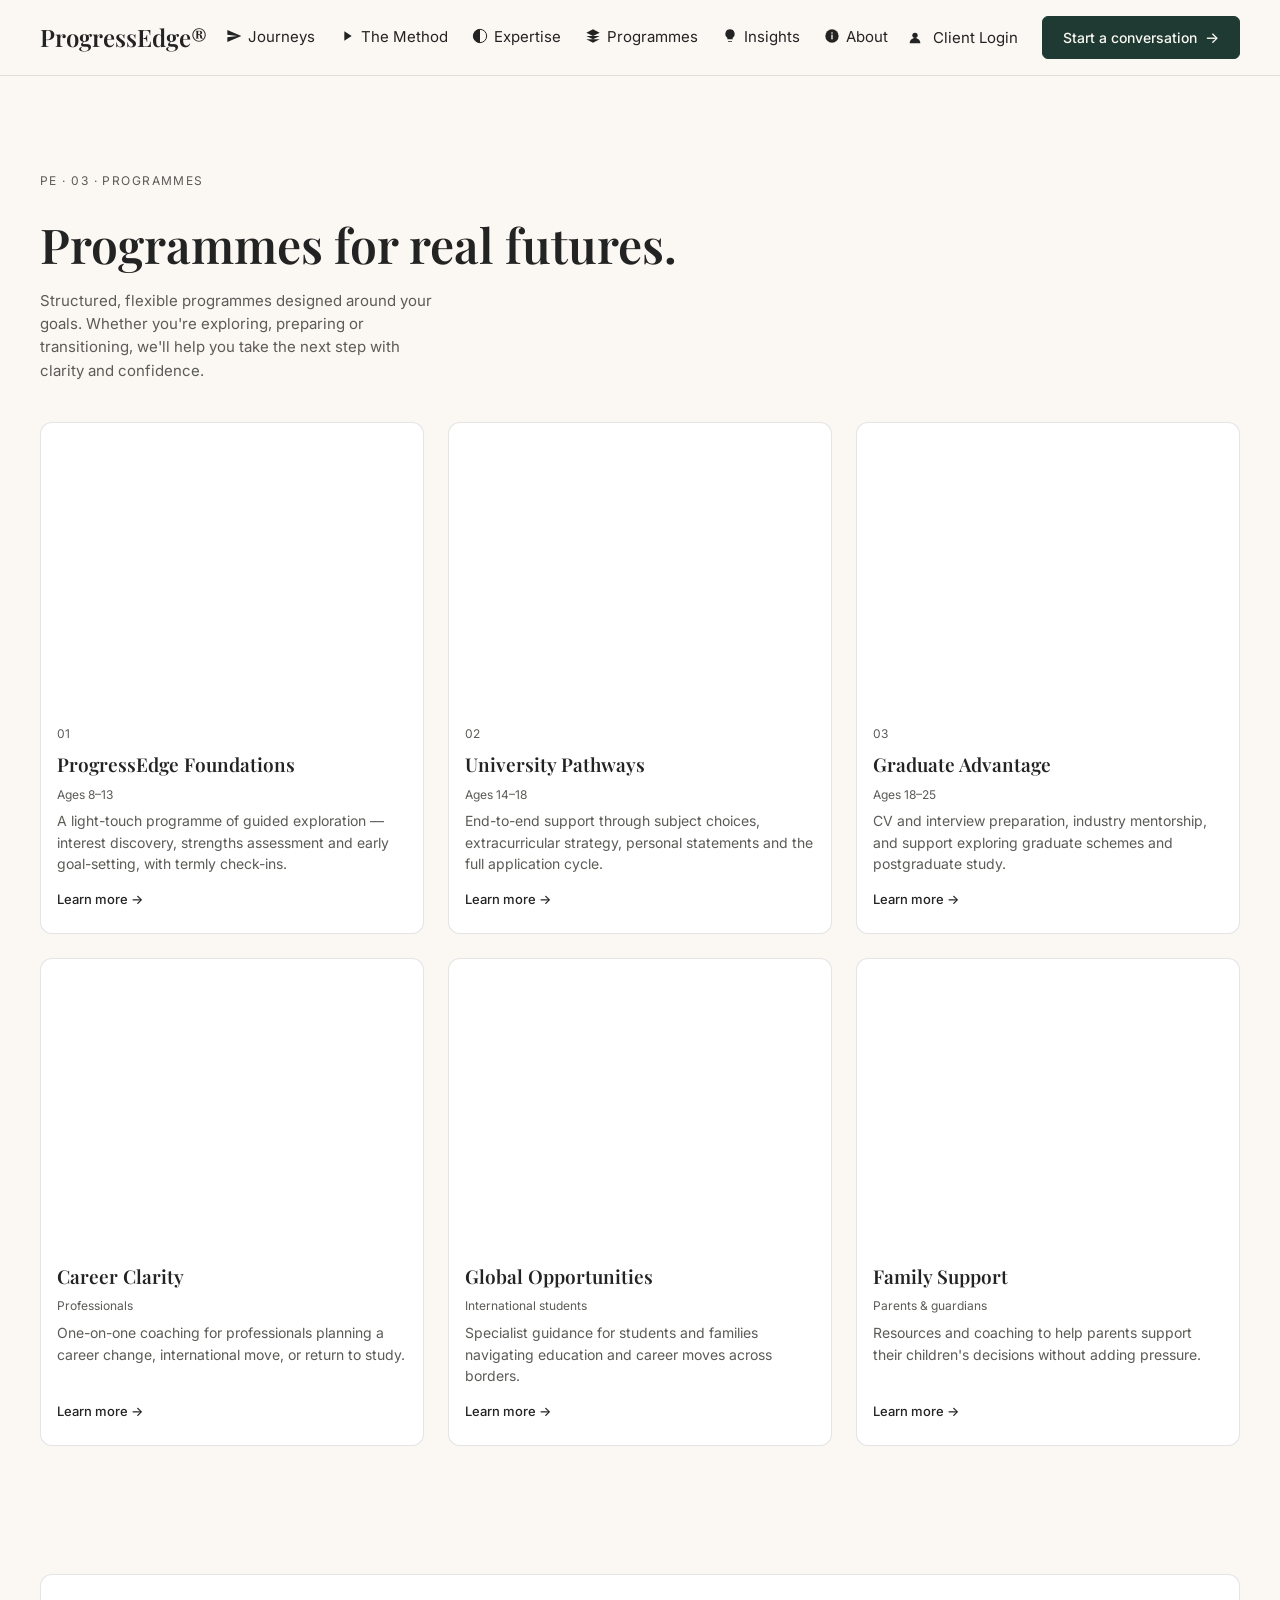
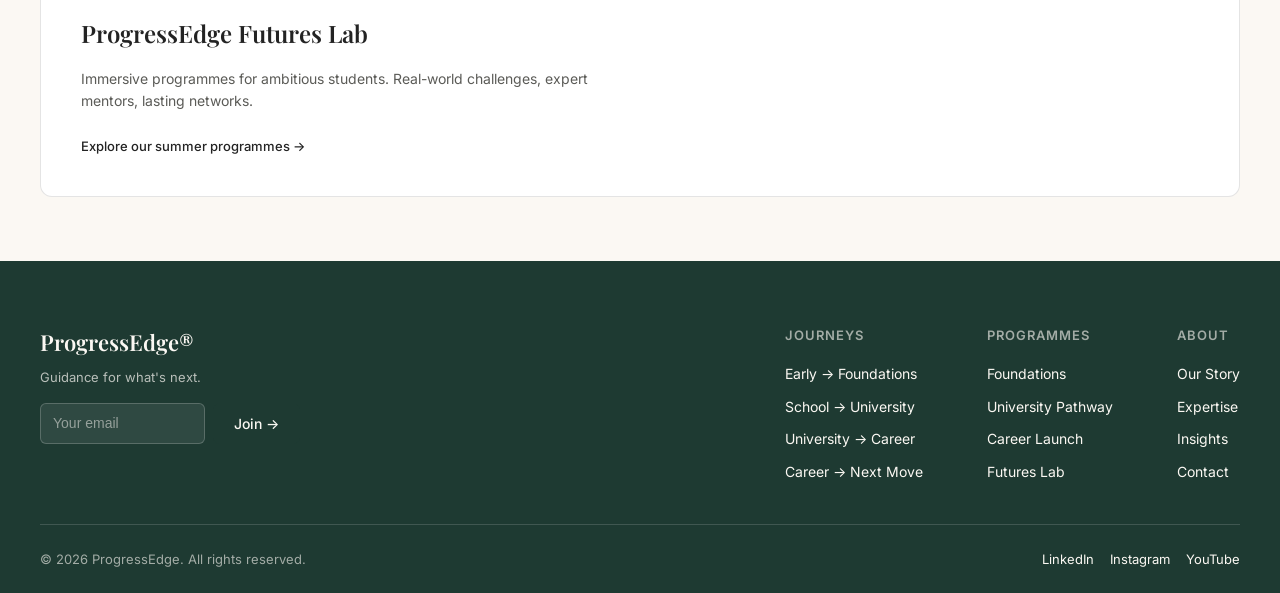
<file: progressedge-site/pages/programmes.html>
<!DOCTYPE html>
<html lang="en">
<head>
<meta charset="UTF-8">
<meta name="viewport" content="width=device-width, initial-scale=1.0">
<title>Programmes — ProgressEdge</title>
<link rel="preconnect" href="https://fonts.googleapis.com">
<link rel="preconnect" href="https://fonts.gstatic.com" crossorigin>
<link href="https://fonts.googleapis.com/css2?family=Playfair+Display:wght@500;600;700&family=Inter:wght@400;500;600&family=Caveat:wght@500&display=swap" rel="stylesheet">
<link rel="stylesheet" href="../css/style.css">
</head>
<body>

  <header class="nav">
  <a href="../index.html" class="nav__logo">ProgressEdge®</a>
  <ul class="nav__links" id="navLinks">
    <li><a href="journeys.html"><svg class="nav__icon" viewBox="0 0 24 24" fill="currentColor"><path d="M2 21l21-9L2 3v7l15 2-15 2z"/></svg>Journeys</a></li>
    <li><a href="the-method.html"><svg class="nav__icon" viewBox="0 0 24 24" fill="currentColor"><path d="M8 5v14l11-7z"/></svg>The Method</a></li>
    <li><a href="expertise.html"><svg class="nav__icon" viewBox="0 0 24 24" fill="currentColor"><path d="M12 2a10 10 0 000 20V2z"/><circle cx="12" cy="12" r="10" fill="none" stroke="currentColor" stroke-width="1.5"/></svg>Expertise</a></li>
    <li><a href="programmes.html"><svg class="nav__icon" viewBox="0 0 24 24" fill="currentColor"><path d="M12 2L2 7l10 5 10-5-10-5zM2 12l10 5 10-5M2 17l10 5 10-5"/></svg>Programmes</a></li>
    <li><a href="insights.html"><svg class="nav__icon" viewBox="0 0 24 24" fill="currentColor"><path d="M9 21h6v-1H9v1zm3-19a7 7 0 00-4 12.7V17h8v-2.3A7 7 0 0012 2z"/></svg>Insights</a></li>
    <li><a href="about.html"><svg class="nav__icon" viewBox="0 0 24 24" fill="currentColor"><circle cx="12" cy="12" r="10"/><rect x="11" y="10" width="2" height="7" fill="var(--color-bg)"/><rect x="11" y="6.5" width="2" height="2" fill="var(--color-bg)"/></svg>About</a></li>
  </ul>
  <div class="nav__right">
    <a href="#" class="nav__login" id="clientLoginLink">
      <svg class="nav__icon" viewBox="0 0 24 24" fill="currentColor"><circle cx="12" cy="8" r="4"/><path d="M4 20c0-4.4 3.6-8 8-8s8 3.6 8 8"/></svg>
      <span class="nav__login-text">Client Login</span>
    </a>
    <button class="btn btn--primary" data-open-modal>Start a conversation <span class="btn__arrow">→</span></button>
    <button class="nav__hamburger" id="navHamburger" aria-label="Toggle menu"><span></span><span></span><span></span></button>
  </div>
</header>


  <section class="page-header">
    <div>
      <div class="page-header__eyebrow">PE · 03 · PROGRAMMES</div>
      <h1 class="page-header__title">Programmes for real futures.</h1>
      <p class="page-header__sub">Structured, flexible programmes designed around your goals. Whether you're exploring, preparing or transitioning, we'll help you take the next step with <br> clarity and confidence.</p>
    </div>
  </section>

  <section class="section" style="padding-top:0;">
    <div class="grid-3">
      <div class="card">
        <div class="card__image" style="background-image:url('https://images.unsplash.com/photo-1503676260728-1c00da094a0b?q=80&w=600');"></div>
        <div class="card__body">
          <span class="card__num">01</span>
          <div class="card__title">ProgressEdge Foundations</div>
          <span class="card__stage">Ages 8–13</span>
          <p class="card__desc">A light-touch programme of guided exploration — interest discovery, strengths assessment and early goal-setting, with termly check-ins.</p>
          <a href="programmes.html" class="card__link">Learn more →</a>
        </div>
      </div>
      <div class="card">
        <div class="card__image" style="background-image:url('https://images.unsplash.com/photo-1523240795612-9a054b0db644?q=80&w=600');"></div>
        <div class="card__body">
          <span class="card__num">02</span>
          <div class="card__title">University Pathways</div>
          <span class="card__stage">Ages 14–18</span>
          <p class="card__desc">End-to-end support through subject choices, extracurricular strategy, personal statements and the full application cycle.</p>
          <a href="programmes.html" class="card__link">Learn more →</a>
        </div>
      </div>
      <div class="card">
        <div class="card__image" style="background-image:url('https://freemannews.tulane.edu/sites/default/files/styles/fmbs_content_3by2/public/2025-01/business_education_options_what_graduate_degree_should_i_get_800x534.jpg?h=c9f93661&itok=8XGe5YyI');"></div>
        <div class="card__body">
          <span class="card__num">03</span>
          <div class="card__title">Graduate Advantage</div>
          <span class="card__stage">Ages 18–25</span>
          <p class="card__desc">CV and interview preparation, industry mentorship, and support exploring graduate schemes and postgraduate study.</p>
          <a href="programmes.html" class="card__link">Learn more →</a>
        </div>
      </div>
      <div class="card">
        <div class="card__image" style="background-image:url('https://images.unsplash.com/photo-1521737604893-d14cc237f11d?q=80&w=600');"></div>
        <div class="card__body">
          <div class="card__title">Career Clarity</div>
          <span class="card__stage">Professionals</span>
          <p class="card__desc">One-on-one coaching for professionals planning a career change, international move, or return to study.</p>
          <a href="programmes.html" class="card__link">Learn more →</a>
        </div>
      </div>
      <div class="card">
        <div class="card__image" style="background-image:url('https://intarelscholars.com/wp-content/uploads/2026/07/kN6eHlzYjzL-1080x675.webp');"></div>
        <div class="card__body">
          <div class="card__title">Global Opportunities</div>
          <span class="card__stage">International students</span>
          <p class="card__desc">Specialist guidance for students and families navigating education and career moves across borders.</p>
          <a href="programmes.html" class="card__link">Learn more →</a>
        </div>
      </div>
      <div class="card">
        <div class="card__image" style="background-image:url('https://imageio.forbes.com/specials-images/imageserve/66959858a5a564cdae7b34e8/0x0.jpg?format=jpg&height=600&width=1200&fit=bounds');"></div>
        <div class="card__body">
          <div class="card__title">Family Support</div>
          <span class="card__stage">Parents & guardians</span>
          <p class="card__desc">Resources and coaching to help parents support their children's decisions without adding pressure.</p>
          <a href="programmes.html" class="card__link">Learn more →</a>
        </div>
      </div>
    </div>
  </section>

  <section class="section">
    <div class="card" style="display:grid; grid-template-columns: 1fr 1fr;">
      <div style="padding: var(--space-4); display:flex; flex-direction:column; gap: var(--space-2); justify-content:center;">
        <div class="card__title" style="font-size:24px;">ProgressEdge Futures Lab</div>
        <p class="card__desc">Immersive programmes for ambitious students. Real-world challenges, expert mentors, lasting networks.</p>
        <a href="#" class="card__link" data-open-modal style="cursor:pointer;">Explore our summer programmes →</a>
      </div>
      <div class="card__image" style="background-image:url('https://ex3labs.com/wp-content/uploads/2023/10/EX3-Labs-UMA-Cam-2-Day-1-29-of-281-scaled-e1698092820790.jpg'); aspect-ratio:auto;"></div>
    </div>
  </section>

  <footer class="footer">
    <div class="footer__top">
      <div class="footer__brand">
        <div class="footer__logo">ProgressEdge®</div>
        <p class="footer__tagline">Guidance for what's next.</p>
        <div class="footer__newsletter">
          <input type="email" placeholder="Your email">
          <button class="btn btn--primary" type="button">Join →</button>
        </div>
      </div>
      <div class="footer__cols">
        <div class="footer__col">
          <h4>Journeys</h4>
          <ul>
            <li><a href="../pages/journeys.html">Early → Foundations</a></li>
            <li><a href="../pages/journeys.html">School → University</a></li>
            <li><a href="../pages/journeys.html">University → Career</a></li>
            <li><a href="../pages/journeys.html">Career → Next Move</a></li>
          </ul>
        </div>
        <div class="footer__col">
          <h4>Programmes</h4>
          <ul>
            <li><a href="../pages/programmes.html">Foundations</a></li>
            <li><a href="../pages/programmes.html">University Pathway</a></li>
            <li><a href="../pages/programmes.html">Career Launch</a></li>
            <li><a href="../pages/programmes.html">Futures Lab</a></li>
          </ul>
        </div>
        <div class="footer__col">
          <h4>About</h4>
          <ul>
            <li><a href="../pages/about.html">Our Story</a></li>
            <li><a href="../pages/expertise.html">Expertise</a></li>
            <li><a href="../pages/insights.html">Insights</a></li>
            <li><a href="#">Contact</a></li>
          </ul>
        </div>
      </div>
    </div>
    <div class="footer__bottom">
      <span>© 2026 ProgressEdge. All rights reserved.</span>
      <div class="footer__social">
        <a href="#">LinkedIn</a>
        <a href="#">Instagram</a>
        <a href="#">YouTube</a>
      </div>
    </div>
  </footer>

 <div class="modal-overlay" id="conversationModal">
  <div class="modal">
    <button class="modal__close" data-close-modal aria-label="Close">✕</button>

    <div class="modal__intro">
      <span class="modal__visual-top">Let's talk</span>
      <h3>Start a conversation.</h3>
      <p class="form-note">A no-obligation consultation to understand your goals and explore how we can support you.</p>
      <div class="modal__visual" style="background-image:url('https://media.istockphoto.com/id/944101964/photo/portrait-of-architects-having-discussion-in-office.webp?s=1024x1024&w=is&k=20&c=e7wHAK3YMZweK0gMnxynVDk9qVzbv7Q4-4Xu6bb5cCE=');">
        <span class="modal__visual-caption">Ideas today.<br>Impact tomorrow.</span>
      </div>
    </div>

    <form class="modal__form" id="enquiryForm">
      <div class="form-field">
        <label for="enq-topic">I'm getting in touch about</label>
        <select id="enq-topic">
          <option>Please select an option</option>
          <option>University admissions support</option>
          <option>Career guidance and planning</option>
          <option>Postgraduate study (Master's / PhD)</option>
          <option>School and subject selection</option>
          <option>Our programmes</option>
          <option>General enquiry</option>
        </select>
      </div>
      <div class="form-row">
        <div class="form-field">
          <label for="enq-first">First name *</label>
          <input id="enq-first" type="text" required placeholder="Your first name">
        </div>
        <div class="form-field">
          <label for="enq-last">Last name *</label>
          <input id="enq-last" type="text" required placeholder="Your last name">
        </div>
      </div>
      <div class="form-field">
        <label for="enq-email">Email address *</label>
        <input id="enq-email" type="email" required placeholder="you@example.com">
      </div>
      <div class="form-field">
        <label for="enq-msg">Tell us a little more</label>
        <textarea id="enq-msg" rows="3" placeholder="What would you like to discuss?"></textarea>
      </div>
      <label class="form-checkbox">
        <input type="checkbox" required>
        I agree to be contacted by the ProgressEdge team about my enquiry.
      </label>
      <button class="btn btn--primary" type="submit">Submit enquiry <span class="btn__arrow">→</span></button>
      <p class="form-note">We aim to respond within 1–2 working days.</p>
    </form>
  </div>
</div>

  <script src="../js/main.js"></script>
</body>
</html>
</file>
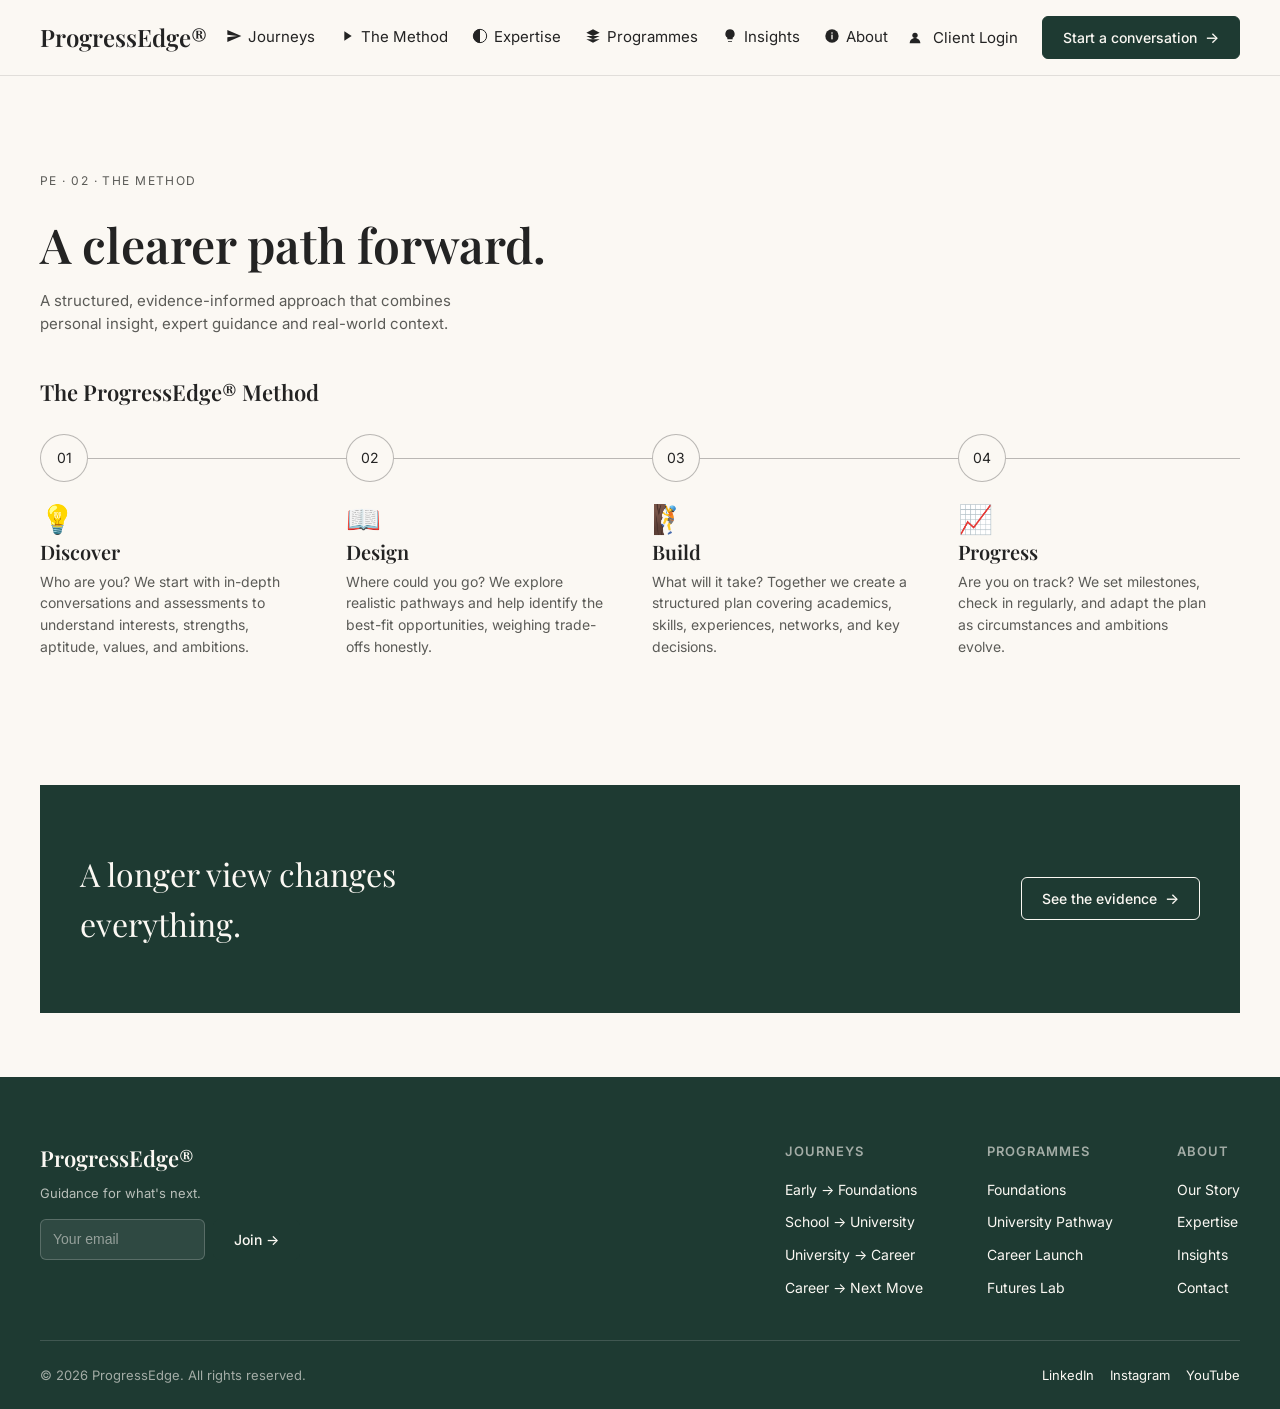
<file: progressedge-site/pages/the-method.html>
<!DOCTYPE html>
<html lang="en">
<head>
<meta charset="UTF-8">
<meta name="viewport" content="width=device-width, initial-scale=1.0">
<title>The Method — ProgressEdge</title>
<link rel="preconnect" href="https://fonts.googleapis.com">
<link rel="preconnect" href="https://fonts.gstatic.com" crossorigin>
<link href="https://fonts.googleapis.com/css2?family=Playfair+Display:wght@500;600;700&family=Inter:wght@400;500;600&family=Caveat:wght@500&display=swap" rel="stylesheet">
<link rel="stylesheet" href="../css/style.css">
</head>
<body>

  <header class="nav">
  <a href="../index.html" class="nav__logo">ProgressEdge®</a>
  <ul class="nav__links" id="navLinks">
    <li><a href="journeys.html"><svg class="nav__icon" viewBox="0 0 24 24" fill="currentColor"><path d="M2 21l21-9L2 3v7l15 2-15 2z"/></svg>Journeys</a></li>
    <li><a href="the-method.html"><svg class="nav__icon" viewBox="0 0 24 24" fill="currentColor"><path d="M8 5v14l11-7z"/></svg>The Method</a></li>
    <li><a href="expertise.html"><svg class="nav__icon" viewBox="0 0 24 24" fill="currentColor"><path d="M12 2a10 10 0 000 20V2z"/><circle cx="12" cy="12" r="10" fill="none" stroke="currentColor" stroke-width="1.5"/></svg>Expertise</a></li>
    <li><a href="programmes.html"><svg class="nav__icon" viewBox="0 0 24 24" fill="currentColor"><path d="M12 2L2 7l10 5 10-5-10-5zM2 12l10 5 10-5M2 17l10 5 10-5"/></svg>Programmes</a></li>
    <li><a href="insights.html"><svg class="nav__icon" viewBox="0 0 24 24" fill="currentColor"><path d="M9 21h6v-1H9v1zm3-19a7 7 0 00-4 12.7V17h8v-2.3A7 7 0 0012 2z"/></svg>Insights</a></li>
    <li><a href="about.html"><svg class="nav__icon" viewBox="0 0 24 24" fill="currentColor"><circle cx="12" cy="12" r="10"/><rect x="11" y="10" width="2" height="7" fill="var(--color-bg)"/><rect x="11" y="6.5" width="2" height="2" fill="var(--color-bg)"/></svg>About</a></li>
  </ul>
  <div class="nav__right">
    <a href="#" class="nav__login" id="clientLoginLink">
      <svg class="nav__icon" viewBox="0 0 24 24" fill="currentColor"><circle cx="12" cy="8" r="4"/><path d="M4 20c0-4.4 3.6-8 8-8s8 3.6 8 8"/></svg>
      <span class="nav__login-text">Client Login</span>
    </a>
    <button class="btn btn--primary" data-open-modal>Start a conversation <span class="btn__arrow">→</span></button>
    <button class="nav__hamburger" id="navHamburger" aria-label="Toggle menu"><span></span><span></span><span></span></button>
  </div>
</header>

  <section class="page-header">
    <div>
      <div class="page-header__eyebrow">PE · 02 · THE METHOD</div>
      <h1 class="page-header__title">A clearer path forward.</h1>
      <p class="page-header__sub">A structured, evidence-informed approach that combines personal insight, expert guidance and real-world context.</p>
    </div>
  </section>

  <section class="section" style="padding-top:0;">
    <h2 style="font-size:22px; margin-bottom: var(--space-3);">The ProgressEdge® Method</h2>
    <div class="method-steps">
      <div class="step-connector"></div>
      <div class="method-step">
        <div class="method-step__num">01</div>
        <span class="method-step__icon" style="font-size:28px; display:block; margin: var(--space-2) 0 var(--space-1);">💡</span>
        <div class="method-step__title">Discover</div>
        <p class="method-step__desc">Who are you? We start with in-depth conversations and assessments to understand interests, strengths, aptitude, values, and ambitions.</p>
      </div>
      <div class="method-step">
        <div class="method-step__num">02</div>
        <span class="method-step__icon" style="font-size:28px; display:block; margin: var(--space-2) 0 var(--space-1);">📖</span>
        <div class="method-step__title">Design</div>
        <p class="method-step__desc">Where could you go? We explore realistic pathways and help identify the best-fit opportunities, weighing trade-offs honestly.</p>
      </div>
      <div class="method-step">
        <div class="method-step__num">03</div>
        <span class="method-step__icon" style="font-size:28px; display:block; margin: var(--space-2) 0 var(--space-1);">🧗</span>
        <div class="method-step__title">Build</div>
        <p class="method-step__desc">What will it take? Together we create a structured plan covering academics, skills, experiences, networks, and key decisions.</p>
      </div>
      <div class="method-step">
        <div class="method-step__num">04</div>
        <span class="method-step__icon" style="font-size:28px; display:block; margin: var(--space-2) 0 var(--space-1);">📈</span>
        <div class="method-step__title">Progress</div>
        <p class="method-step__desc">Are you on track? We set milestones, check in regularly, and adapt the plan as circumstances and ambitions evolve.</p>
      </div>
    </div>
  </section>

  <section class="section">
    <div class="banner-dark">
      <div class="banner-dark__title">A longer view changes everything.</div>
      <button class="btn" data-open-modal>See the evidence <span class="btn__arrow">→</span></button>
    </div>
  </section>

  <footer class="footer">
    <div class="footer__top">
      <div class="footer__brand">
        <div class="footer__logo">ProgressEdge®</div>
        <p class="footer__tagline">Guidance for what's next.</p>
        <div class="footer__newsletter">
          <input type="email" placeholder="Your email">
          <button class="btn btn--primary" type="button">Join →</button>
        </div>
      </div>
      <div class="footer__cols">
        <div class="footer__col">
          <h4>Journeys</h4>
          <ul>
            <li><a href="../pages/journeys.html">Early → Foundations</a></li>
            <li><a href="../pages/journeys.html">School → University</a></li>
            <li><a href="../pages/journeys.html">University → Career</a></li>
            <li><a href="../pages/journeys.html">Career → Next Move</a></li>
          </ul>
        </div>
        <div class="footer__col">
          <h4>Programmes</h4>
          <ul>
            <li><a href="../pages/programmes.html">Foundations</a></li>
            <li><a href="../pages/programmes.html">University Pathway</a></li>
            <li><a href="../pages/programmes.html">Career Launch</a></li>
            <li><a href="../pages/programmes.html">Futures Lab</a></li>
          </ul>
        </div>
        <div class="footer__col">
          <h4>About</h4>
          <ul>
            <li><a href="../pages/about.html">Our Story</a></li>
            <li><a href="../pages/expertise.html">Expertise</a></li>
            <li><a href="../pages/insights.html">Insights</a></li>
            <li><a href="#">Contact</a></li>
          </ul>
        </div>
      </div>
    </div>
    <div class="footer__bottom">
      <span>© 2026 ProgressEdge. All rights reserved.</span>
      <div class="footer__social">
        <a href="#">LinkedIn</a>
        <a href="#">Instagram</a>
        <a href="#">YouTube</a>
      </div>
    </div>
  </footer>

  
 <div class="modal-overlay" id="conversationModal">
  <div class="modal">
    <button class="modal__close" data-close-modal aria-label="Close">✕</button>

    <div class="modal__intro">
      <span class="modal__visual-top">Let's talk</span>
      <h3>Start a conversation.</h3>
      <p class="form-note">A no-obligation consultation to understand your goals and explore how we can support you.</p>
      <div class="modal__visual" style="background-image:url('https://media.istockphoto.com/id/1128028592/photo/group-of-female-creative-professionals.jpg?s=612x612&w=0&k=20&c=Or_5aiSAJBCIipAjauoXqVwAvGiObTAcuJSHFXQ1i20=');">
        <span class="modal__visual-caption">Ideas today.<br>Impact tomorrow.</span>
      </div>
    </div>

    <form class="modal__form" id="enquiryForm">
      <div class="form-field">
        <label for="enq-topic">I'm getting in touch about</label>
        <select id="enq-topic">
          <option>Please select an option</option>
          <option>University admissions support</option>
          <option>Career guidance and planning</option>
          <option>Postgraduate study (Master's / PhD)</option>
          <option>School and subject selection</option>
          <option>Our programmes</option>
          <option>General enquiry</option>
        </select>
      </div>
      <div class="form-row">
        <div class="form-field">
          <label for="enq-first">First name *</label>
          <input id="enq-first" type="text" required placeholder="Your first name">
        </div>
        <div class="form-field">
          <label for="enq-last">Last name *</label>
          <input id="enq-last" type="text" required placeholder="Your last name">
        </div>
      </div>
      <div class="form-field">
        <label for="enq-email">Email address *</label>
        <input id="enq-email" type="email" required placeholder="you@example.com">
      </div>
      <div class="form-field">
        <label for="enq-msg">Tell us a little more</label>
        <textarea id="enq-msg" rows="3" placeholder="What would you like to discuss?"></textarea>
      </div>
      <label class="form-checkbox">
        <input type="checkbox" required>
        I agree to be contacted by the ProgressEdge team about my enquiry.
      </label>
      <button class="btn btn--primary" type="submit">Submit enquiry <span class="btn__arrow">→</span></button>
      <p class="form-note">We aim to respond within 1–2 working days.</p>
    </form>
  </div>
</div>

  <script src="../js/main.js"></script>
</body>
</html>
</file>
<file: progressedge-site/css/style.css>
/* ===========================
   DESIGN SYSTEM / VARIABLES
   =========================== */
:root {
  /* Colors */
  --color-ivory: #FBF8F3;
  --color-sage: #5E7D68;
  --color-deep-green: #1E3A32;
  --color-charcoal: #232323;
  --color-warm-beige: #D9C986;
  --color-soft-blue: #C7D9EA;
  --color-burgundy: #7C2335;

  --color-bg: var(--color-ivory);
  --color-card: #ffffff;
  --color-text: var(--color-charcoal);
  --color-text-muted: #5B5B57;
  --color-border: rgba(35, 35, 35, 0.12);
  --color-border-strong: rgba(35, 35, 35, 0.3);

  /* Typography */
  --font-heading: 'Playfair Display', Georgia, serif;
  --font-body: 'Inter', -apple-system, sans-serif;

  /* Spacing */
  --space-1: 8px;
  --space-2: 16px;
  --space-3: 24px;
  --space-4: 40px;
  --space-5: 64px;
  --space-6: 96px;

  --radius-sm: 6px;
  --radius-md: 12px;

  --container-max: 1360px;
}

* { box-sizing: border-box; margin: 0; padding: 0; }

body {
  font-family: var(--font-body);
  background: var(--color-bg);
  color: var(--color-text);
  line-height: 1.55;
}

h1, h2, h3 { font-family: var(--font-heading); font-weight: 600; }

img { max-width: 100%; display: block; }

.container { max-width: var(--container-max); margin: 0 auto; padding: 0 var(--space-4); }

.label {
  font-family: var(--font-body);
  font-size: 12px;
  letter-spacing: 0.12em;
  text-transform: uppercase;
  color: var(--color-text-muted);
}

.handwritten {
  font-family: 'Caveat', cursive;
  font-size: 22px;
  color: var(--color-deep-green);
  line-height: 1.3;
}

/* ===========================
   NAV
   =========================== */
.nav {
  display: flex;
  align-items: center;
  justify-content: space-between;
  padding: var(--space-2) var(--space-4);
  border-bottom: 1px solid var(--color-border);
  position: sticky;
  top: 0;
  z-index: 200;
  background: var(--color-bg);
}
.nav__icon {
  width: 16px;
  height: 16px;
  margin-right: 6px;
  vertical-align: -3px;
  flex-shrink: 0;
}
.nav__links a {
  display: inline-flex;
  align-items: center;
}
.nav__right a:hover {
  color: var(--color-sage);
}

.nav__logo {
  font-family: var(--font-heading);
  font-size: 24px;
  font-weight: 600;
  color: var(--color-text);
  text-decoration: none;
}

.nav__links {
  display: flex;
  gap: var(--space-3);
  list-style: none;
  font-family: var(--font-body);
  font-size: 15px;
}

.nav__links a {
  color: var(--color-text);
  text-decoration: none;
}

.nav__links a:hover { color: var(--color-sage); }

.nav__right {
  display: flex;
  align-items: center;
  gap: var(--space-3);
  font-size: 15px;
}

.nav__right a { color: var(--color-text); text-decoration: none; }

.nav__hamburger {
  display: none;
  flex-direction: column;
  justify-content: center;
  gap: 5px;
  width: 32px;
  height: 32px;
  background: none;
  border: none;
  cursor: pointer;
  padding: 0;
}

.nav__hamburger span { display: block; height: 2px; width: 100%; background: var(--color-text); }

/* ===========================
   BUTTONS
   =========================== */
.btn {
  font-family: var(--font-body);
  font-size: 14px;
  font-weight: 500;
  border: 1px solid var(--color-border-strong);
  background: transparent;
  padding: 11px 20px;
  border-radius: var(--radius-sm);
  cursor: pointer;
  color: var(--color-text);
  display: inline-flex;
  align-items: center;
  gap: 8px;
  white-space: nowrap;
  text-decoration: none;
}

.btn:hover { background: rgba(0,0,0,0.04); }

.btn--primary {
  background: var(--color-deep-green);
  border-color: var(--color-deep-green);
  color: var(--color-ivory);
}

.btn--primary:hover { background: #163028; }

.btn__arrow { font-size: 15px; }

/* ===========================
   HERO
   =========================== */
.hero {
  display: grid;
  grid-template-columns: 38fr 62fr;
  min-height: 560px;
}

.hero__content {
  padding: var(--space-5) var(--space-4);
  display: flex;
  flex-direction: column;
  justify-content: center;
  gap: var(--space-3);
}

.hero__eyebrow {
  display: flex;
  gap: var(--space-1);
  align-items: center;
  font-size: 13px;
  letter-spacing: 0.12em;
  text-transform: uppercase;
  color: var(--color-text-muted);
}

.hero__title {
  font-size: clamp(38px, 5vw, 64px);
  line-height: 1.05;
}

.hero__desc {
  font-size: 16px;
  color: var(--color-text-muted);
  max-width: 440px;
  line-height: 1.6;
}

.hero__actions { display: flex; gap: var(--space-2); margin-top: var(--space-1); flex-wrap: wrap; }

.hero__locations {
  font-size: 13px;
  color: var(--color-text-muted);
  letter-spacing: 0.04em;
}

.hero__image-wrap {
  position: relative;
  overflow: hidden;
  opacity: 0.6;
}
.hero__image-wrap::after {
  content: "";
  position: absolute;
  top: 0;
  left: 0;
  bottom: 0;
  width: 5px;
  background: linear-gradient(to right, var(--color-bg), transparent);
  pointer-events: none;
  
}

.hero__image {
  width: 100%;
  height: 100%;
  min-height: 420px;
  background-size: cover;
  background-position: center;
}

.hero__caption {
  position: absolute;
  top: var(--space-3);
  right: var(--space-3);
  text-align: right;
  font-size: 20px;
}
/* ===========================
   CLASS LOGO
   =========================== */
.logos {
  border-top: 1px solid var(--color-border);
  border-bottom: 1px solid var(--color-border);
  padding: var(--space-3) var(--space-4);
  display: flex;
  align-items: center;
  gap: var(--space-5);
  flex-wrap: wrap;
}

.logos img {
  height: 90px;
  width: auto;
  object-fit: contain;
}
/* ===========================
   TRUST STRIP
   =========================== */
.trust-strip {
  border-top: 1px solid var(--color-border);
  border-bottom: 1px solid var(--color-border);
  padding: var(--space-3) var(--space-4);
  display: flex;
  align-items: center;
  gap: var(--space-5);
  flex-wrap: wrap;
}

.trust-strip img { height: 34px; width: auto; object-fit: contain; }

/* ===========================
   PAGE HEADER (shared across sub-pages)
   =========================== */
.page-header {
  padding: var(--space-6) var(--space-4) var(--space-4);
  display: flex;
  justify-content: space-between;
  align-items: flex-end;
  gap: var(--space-3);
  flex-wrap: wrap;
}

.page-header__eyebrow {
  font-size: 12px;
  letter-spacing: 0.12em;
  text-transform: uppercase;
  color: var(--color-text-muted);
  margin-bottom: var(--space-2);
}

.page-header__title {
  font-size: clamp(32px, 4vw, 48px);
  max-width: 640px;
}

.page-header__sub {
  font-size: 15px;
  color: var(--color-text-muted);
  margin-top: var(--space-1);
  max-width: 420px;
}

/* ===========================
   JOURNEY / CARD GRID
   =========================== */
.section { padding: var(--space-5) var(--space-4); }

.grid-4 { display: grid; grid-template-columns: repeat(4, 1fr); gap: var(--space-3); }
.grid-3 { display: grid; grid-template-columns: repeat(3, 1fr); gap: var(--space-3); }
.grid-2 { display: grid; grid-template-columns: repeat(2, 1fr); gap: var(--space-3); }

.card {
  background: var(--color-card);
  border: 1px solid var(--color-border);
  border-radius: var(--radius-md);
  overflow: hidden;
  display: flex;
  flex-direction: column;
}

.card__image {
  aspect-ratio: 4/3;
  background-size: cover;
  background-position: center;
}

.card__body { padding: var(--space-2) var(--space-2) var(--space-3); display: flex; flex-direction: column; gap: 6px; flex: 1; }

.card__num { font-size: 12px; color: var(--color-text-muted); }

.card__title { font-family: var(--font-heading); font-size: 19px; font-weight: 600; }

.card__stage { font-size: 12px; color: var(--color-text-muted); }

.card__desc { font-size: 14px; color: var(--color-text-muted); line-height: 1.55; flex: 1; }

.card__link {
  font-size: 13px;
  font-weight: 500;
  display: inline-flex;
  align-items: center;
  gap: 6px;
  color: var(--color-text);
  text-decoration: none;
  margin-top: var(--space-1);
}

.card__link:hover { color: var(--color-sage); }

/* ===========================
   METHOD STEPS
   =========================== */
.method-steps {
  display: grid;
  grid-template-columns: repeat(4, 1fr);
  position: relative;
  gap: var(--space-3);
}

.method-step { position: relative; padding-right: var(--space-3); }

.step-connector { position: absolute; top: 24px; left: 48px; right: 0; height: 1px; background: var(--color-border-strong); }

.method-step__num {
  width: 48px; height: 48px; border-radius: 50%;
  border: 1px solid var(--color-border-strong);
  display: flex; align-items: center; justify-content: center;
  font-size: 14px; background: var(--color-bg);
  position: relative; z-index: 1;
}

.method-step__icon { width: 30px; height: 30px; margin: var(--space-2) 0 var(--space-1); object-fit: contain; }

.method-step__title { font-family: var(--font-heading); font-size: 20px; font-weight: 600; margin-bottom: 4px; }

.method-step__desc { font-size: 14px; color: var(--color-text-muted); line-height: 1.55; }

/* ===========================
   DARK BANNER
   =========================== */
.banner-dark {
  background: var(--color-deep-green);
  color: var(--color-ivory);
  padding: var(--space-5) var(--space-4);
  display: flex;
  align-items: center;
  justify-content: space-between;
  gap: var(--space-4);
  flex-wrap: wrap;
}

.banner-dark__title { font-family: var(--font-heading); font-size: clamp(24px, 3vw, 32px); max-width: 480px; }

.banner-dark .btn { border-color: var(--color-ivory); color: var(--color-ivory); }
.banner-dark .btn:hover { background: rgba(255,255,255,0.08); }

/* ===========================
   EXPERTISE GRID
   =========================== */
.expertise-item {
  display: flex;
  align-items: center;
  gap: var(--space-2);
  padding: var(--space-3);
  background: var(--color-card);
  border: 1px solid var(--color-border);
  border-radius: var(--radius-md);
}

.expertise-item__icon {
  width: 44px; height: 44px; border-radius: 50%;
  background: var(--color-soft-blue);
  display: flex; align-items: center; justify-content: center;
  font-size: 20px; flex-shrink: 0;
}

.expertise-item__title { font-family: var(--font-heading); font-size: 16px; font-weight: 600; }

/* ===========================
   ABOUT / STATS
   =========================== */
.stats-row { display: grid; grid-template-columns: repeat(4, 1fr); gap: var(--space-3); text-align: center; padding: var(--space-4) 0; }

.stat__num { font-family: var(--font-heading); font-size: 36px; font-weight: 600; color: var(--color-deep-green); }

.stat__label { font-size: 13px; color: var(--color-text-muted); margin-top: 4px; }

.location-pair { display: grid; grid-template-columns: 1fr 1fr; gap: var(--space-3); }

.location-card { position: relative; border-radius: var(--radius-md); overflow: hidden; aspect-ratio: 4/3; }

.location-card__image { width: 100%; height: 100%; background-size: cover; background-position: center; }

.location-card__label {
  position: absolute; bottom: var(--space-2); left: var(--space-2);
  background: rgba(251,248,243,0.9); padding: 6px 14px; border-radius: var(--radius-sm);
  font-family: var(--font-heading); font-weight: 600; font-size: 15px;
}

/* ===========================
   INSIGHTS
   =========================== */
.insights-tabs { display: flex; gap: var(--space-2); margin: var(--space-3) 0 var(--space-4); flex-wrap: wrap; }

.insights-tab {
  font-size: 14px; padding: 8px 16px; border-radius: 20px;
  border: 1px solid var(--color-border-strong); background: transparent; cursor: pointer;
  color: var(--color-text);
}

.insights-tab.is-active { background: var(--color-deep-green); color: var(--color-ivory); border-color: var(--color-deep-green); }

.insight-tag {
  font-size: 11px; letter-spacing: 0.08em; text-transform: uppercase;
  color: var(--color-burgundy); font-weight: 600;
}

/* ===========================
   FOOTER
   =========================== */
.footer {
  background: var(--color-deep-green);
  color: var(--color-ivory);
  padding: var(--space-5) var(--space-4) var(--space-3);
}

.footer__top {
  display: flex;
  justify-content: space-between;
  gap: var(--space-4);
  flex-wrap: wrap;
  padding-bottom: var(--space-4);
  border-bottom: 1px solid rgba(255,255,255,0.15);
}

.footer__brand { max-width: 260px; }

.footer__logo { font-family: var(--font-heading); font-size: 22px; font-weight: 600; }

.footer__tagline { font-size: 13px; color: rgba(251,248,243,0.7); margin-top: var(--space-1); }

.footer__cols { display: flex; gap: var(--space-5); flex-wrap: wrap; }

.footer__col h4 { font-size: 13px; letter-spacing: 0.08em; text-transform: uppercase; color: rgba(251,248,243,0.6); margin-bottom: var(--space-2); font-family: var(--font-body); font-weight: 600; }

.footer__col ul { list-style: none; display: flex; flex-direction: column; gap: 8px; }

.footer__col a { color: var(--color-ivory); text-decoration: none; font-size: 14px; }

.footer__col a:hover { opacity: 0.7; }

.footer__newsletter { display: flex; gap: 8px; margin-top: var(--space-2); }

.footer__newsletter input {
  background: rgba(255,255,255,0.08); border: 1px solid rgba(255,255,255,0.2);
  border-radius: var(--radius-sm); padding: 10px 12px; color: var(--color-ivory); font-size: 14px;
  flex: 1; min-width: 0;
}

.footer__newsletter input::placeholder { color: rgba(251,248,243,0.5); }

.footer__bottom {
  display: flex; justify-content: space-between; align-items: center;
  padding-top: var(--space-3); flex-wrap: wrap; gap: var(--space-2);
  font-size: 13px; color: rgba(251,248,243,0.6);
}

.footer__social { display: flex; gap: var(--space-2); }

.footer__social a { color: var(--color-ivory); text-decoration: none; }

/* ===========================
   MODAL (Start a conversation)
   =========================== */
.modal-overlay {
  position: fixed; inset: 0; background: rgba(20,20,18,0.55);
  display: none; align-items: center; justify-content: center;
  padding: var(--space-3); z-index: 500;
}

.modal-overlay.is-open { display: flex; }

.modal {
  background: var(--color-ivory);
  max-width: 820px; width: 100%; max-height: 90vh; overflow: auto;
  border-radius: var(--radius-md);
  display: grid; grid-template-columns: 1fr 1.3fr;
  position: relative;
}

.modal__intro {
  display: flex;
  flex-direction: column;
  gap: var(--space-2);
  padding: var(--space-4);
}

.modal__intro h3 { font-size: 25px; }

.modal__visual {
  flex: 1;
  min-height: 200px;
  border-radius: var(--radius-sm);
  background-size: cover;
  background-position: center;
  position: relative;
  display: flex;
  align-items: flex-end;
  justify-content: flex-end;
  padding: var(--space-2);
}

.modal__visual-top { font-size: 12px; letter-spacing: 0.12em; text-transform: uppercase; color: var(--color-ivory); background: rgba(0,0,0,0.3); padding: 4px 10px; border-radius: 20px; width: fit-content; }

.modal__visual-caption { color: var(--color-ivory); font-family: 'Caveat', cursive; font-size: 15px; text-align: right; letter-spacing: 0.02em; line-height: 0.9; text-shadow: 0 0 4px rgba(161, 54, 54, 0.5); }

.modal__form { padding: var(--space-4); display: flex; flex-direction: column; gap: var(--space-2); }

.modal__form h3 { font-size: 26px; }

.modal__close {
  position: absolute; top: var(--space-2); right: var(--space-2);
  background: none; border: none; font-size: 20px; cursor: pointer; color: var(--color-text);
  z-index: 2;
}

.form-row { display: flex; gap: var(--space-2); }

.form-field { display: flex; flex-direction: column; gap: 4px; flex: 1; font-size: 13px; }

.form-field label { color: var(--color-text-muted); }

.form-field input, .form-field select, .form-field textarea {
  border: 1px solid var(--color-border-strong); border-radius: var(--radius-sm);
  padding: 10px 12px; font-family: var(--font-body); font-size: 14px; background: #fff;
}

.form-checkbox { display: flex; align-items: flex-start; gap: 8px; font-size: 13px; color: var(--color-text-muted); }

.form-note { font-size: 12px; color: var(--color-text-muted); }

/* ===========================
   RESPONSIVE
   =========================== */
@media (max-width: 1100px) {
  .hero { grid-template-columns: 1fr; }
  .hero__image { min-height: 320px; order: -1; }
  .grid-4 { grid-template-columns: repeat(2, 1fr); }
  .method-steps { grid-template-columns: repeat(2, 1fr); }
  .step-connector { display: none; }
  .stats-row { grid-template-columns: repeat(2, 1fr); }
  .modal { grid-template-columns: 1fr; }
  .modal__visual { display: none; }
}

@media (max-width: 800px) {
  .nav { padding: var(--space-2) var(--space-3); }
  .nav__hamburger { display: flex; }
  .nav__links {
    display: none; position: absolute; top: 100%; left: 0; right: 0;
    background: var(--color-bg); flex-direction: column; gap: 0;
    border-bottom: 1px solid var(--color-border); z-index: 150;
  }
  .nav__links.is-open { display: flex; }
  .nav__links li { border-top: 1px solid var(--color-border); }
  .nav__links a { display: block; padding: var(--space-2) var(--space-3); }
  .nav__right .nav__login-text { display: none; }

  .grid-4, .grid-3, .grid-2 { grid-template-columns: 1fr; }
  .location-pair { grid-template-columns: 1fr; }
  .page-header, .section { padding-left: var(--space-3); padding-right: var(--space-3); }
  .footer__top { flex-direction: column; }
  .form-row { flex-direction: column; }
}

@media (max-width: 480px) {
  .hero__title { font-size: 32px; }
  .hero__actions { flex-direction: column; align-items: stretch; }
  .btn { justify-content: center; }
}
</file>
